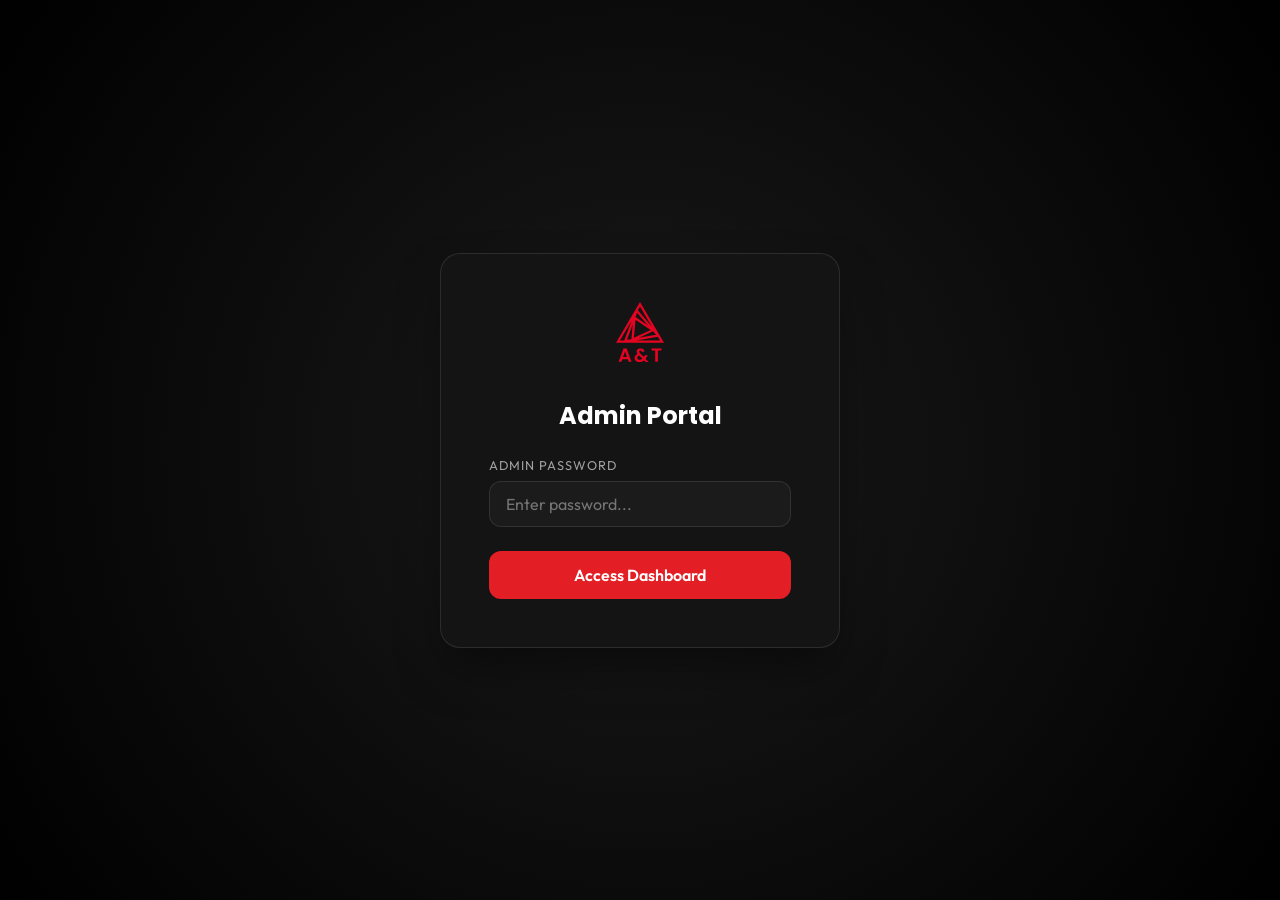
<file: admin-v2.html>
<!DOCTYPE html>
<html lang="en">
<head>
    <meta charset="UTF-8">
    <meta name="viewport" content="width=device-width, initial-scale=1.0">
    <title>A&T | Premium Admin Dashboard</title>
    <link rel="preconnect" href="https://fonts.googleapis.com">
    <link rel="preconnect" href="https://fonts.gstatic.com" crossorigin>
    <link href="https://fonts.googleapis.com/css2?family=Outfit:wght@300;400;600;700&family=Poppins:wght@400;600;700&display=swap" rel="stylesheet">
    <link rel="stylesheet" href="https://cdnjs.cloudflare.com/ajax/libs/font-awesome/6.4.0/css/all.min.css">
    <style>
        :root {
            --bg-deep: #0a0a0a;
            --bg-card: #141414;
            --bg-sidebar: #0f0f0f;
            --accent: #E31E24;
            --text-primary: #ffffff;
            --text-secondary: #a0a0a0;
            --glass: rgba(255, 255, 255, 0.03);
            --border: rgba(255, 255, 255, 0.1);
            --radius: 12px;
            --transition: all 0.3s cubic-bezier(0.4, 0, 0.2, 1);
        }

        * {
            margin: 0;
            padding: 0;
            box-sizing: border-box;
            font-family: 'Outfit', sans-serif;
        }

        body {
            background-color: var(--bg-deep);
            color: var(--text-primary);
            overflow: hidden; /* Main dashboard uses internal scrolling */
            height: 100vh;
        }

        /* --- LOGIN SCREEN --- */
        #login-overlay {
            position: fixed;
            inset: 0;
            background: radial-gradient(circle at center, #1a1a1a 0%, #000 100%);
            display: flex;
            align-items: center;
            justify-content: center;
            z-index: 9999;
            transition: opacity 0.5s ease, visibility 0.5s ease;
        }

        .login-card {
            background: var(--bg-card);
            padding: 3rem;
            border-radius: 20px;
            border: 1px solid var(--border);
            width: 100%;
            max-width: 400px;
            text-align: center;
            box-shadow: 0 25px 50px -12px rgba(0, 0, 0, 0.5);
        }

        .login-card img {
            height: 60px;
            margin-bottom: 2rem;
        }

        .login-card h2 {
            font-family: 'Poppins', sans-serif;
            margin-bottom: 1.5rem;
            font-weight: 700;
        }

        .input-group {
            margin-bottom: 1.5rem;
            text-align: left;
        }

        .input-group label {
            display: block;
            font-size: 0.8rem;
            color: var(--text-secondary);
            margin-bottom: 0.5rem;
            text-transform: uppercase;
            letter-spacing: 1px;
        }

        input {
            width: 100%;
            background: var(--glass);
            border: 1px solid var(--border);
            padding: 12px 16px;
            border-radius: var(--radius);
            color: white;
            font-size: 1rem;
            outline: none;
            transition: var(--transition);
        }

        input:focus {
            border-color: var(--accent);
            background: rgba(227, 30, 36, 0.05);
        }

        .btn-primary {
            width: 100%;
            background: var(--accent);
            color: white;
            border: none;
            padding: 14px;
            border-radius: var(--radius);
            font-weight: 600;
            cursor: pointer;
            transition: var(--transition);
            font-size: 1rem;
        }

        .btn-primary:hover {
            transform: translateY(-2px);
            box-shadow: 0 10px 20px -5px rgba(227, 30, 36, 0.4);
        }

        /* --- DASHBOARD LAYOUT --- */
        #app {
            display: none;
            height: 100vh;
            grid-template-columns: 280px 1fr;
        }

        /* Sidebar */
        aside {
            background: var(--bg-sidebar);
            border-right: 1px solid var(--border);
            display: flex;
            flex-direction: column;
            padding: 2rem 1.5rem;
        }

        .logo-area {
            margin-bottom: 3rem;
        }

        .logo-area img {
            height: 40px;
        }

        nav {
            flex: 1;
        }

        .nav-section {
            margin-bottom: 2rem;
        }

        .nav-section h3 {
            font-size: 0.7rem;
            color: var(--text-secondary);
            text-transform: uppercase;
            letter-spacing: 2px;
            margin-bottom: 1rem;
            padding-left: 0.5rem;
        }

        .nav-item {
            display: flex;
            align-items: center;
            padding: 12px 1rem;
            color: var(--text-secondary);
            text-decoration: none;
            border-radius: var(--radius);
            margin-bottom: 4px;
            transition: var(--transition);
            cursor: pointer;
        }

        .nav-item i {
            width: 20px;
            margin-right: 12px;
            font-size: 1.1rem;
        }

        .nav-item:hover, .nav-item.active {
            background: var(--glass);
            color: var(--text-primary);
        }

        .nav-item.active {
            border-left: 3px solid var(--accent);
            border-radius: 0 var(--radius) var(--radius) 0;
            background: linear-gradient(90deg, rgba(227, 30, 36, 0.1) 0%, transparent 100%);
        }

        .user-profile {
            padding-top: 1rem;
            border-top: 1px solid var(--border);
            display: flex;
            align-items: center;
            gap: 12px;
        }

        /* Main Content */
        main {
            padding: 2.5rem;
            overflow-y: auto;
            background: linear-gradient(135deg, #0a0a0a 0%, #111 100%);
        }

        header {
            display: flex;
            justify-content: space-between;
            align-items: center;
            margin-bottom: 3rem;
        }

        .page-title h1 {
            font-size: 2rem;
            font-weight: 700;
        }

        .header-actions {
            display: flex;
            gap: 1rem;
        }

        .btn-save {
            background: #fff;
            color: #000;
            border: none;
            padding: 10px 24px;
            border-radius: 30px;
            font-weight: 600;
            display: flex;
            align-items: center;
            gap: 8px;
            cursor: pointer;
            transition: var(--transition);
        }

        .btn-save:hover {
            background: var(--accent);
            color: white;
        }

        /* Editor Cards */
        .section-grid {
            display: grid;
            grid-template-columns: repeat(auto-fill, minmax(400px, 1fr));
            gap: 1.5rem;
        }

        .card {
            background: var(--bg-card);
            border: 1px solid var(--border);
            border-radius: 20px;
            padding: 1.5rem;
        }

        .card-header {
            display: flex;
            justify-content: space-between;
            margin-bottom: 1.5rem;
            align-items: flex-start;
        }

        .card-header h4 {
            font-size: 1.2rem;
            color: var(--accent);
        }

        .num-pill {
            background: var(--border);
            padding: 2px 10px;
            border-radius: 20px;
            font-size: 0.8rem;
            font-weight: 600;
        }

        .form-row {
            margin-bottom: 1rem;
        }

        .form-row label {
            display: block;
            font-size: 0.85rem;
            color: var(--text-secondary);
            margin-bottom: 6px;
        }

        /* Media Upload */
        .img-preview-container {
            display: flex;
            flex-wrap: wrap;
            gap: 10px;
            margin: 10px 0;
        }

        .img-thumb {
            width: 80px;
            height: 80px;
            border-radius: 8px;
            object-fit: cover;
            border: 1px solid var(--border);
            position: relative;
            cursor: pointer;
        }
        
        .img-thumb:hover::after {
            content: "\f2ed";
            font-family: "Font Awesome 6 Free";
            font-weight: 900;
            position: absolute;
            inset: 0;
            background: rgba(227, 30, 36, 0.8);
            display: flex;
            align-items: center;
            justify-content: center;
            border-radius: 8px;
            color: white;
        }

        .add-img-btn {
            width: 80px;
            height: 80px;
            border: 2px dashed var(--border);
            border-radius: 8px;
            display: flex;
            align-items: center;
            justify-content: center;
            cursor: pointer;
            color: var(--text-secondary);
            transition: var(--transition);
        }

        .add-img-btn:hover {
            border-color: var(--accent);
            color: var(--accent);
        }

        /* Notifications */
        #status-toast {
            position: fixed;
            bottom: 30px;
            right: 30px;
            padding: 1rem 2rem;
            border-radius: 10px;
            background: #222;
            border: 1px solid var(--border);
            display: none;
            z-index: 10000;
            animation: slideIn 0.3s ease;
        }

        @keyframes slideIn {
            from { transform: translateX(100%); opacity: 0; }
            to { transform: translateX(0); opacity: 1; }
        }

    </style>
</head>
<body>

    <!-- Login Overlay -->
    <div id="login-overlay">
        <div class="login-card">
            <img src="logo.svg" alt="A&T Logo">
            <h2>Admin Portal</h2>
            <div class="input-group">
                <label>Admin Password</label>
                <input type="password" id="admin-pass" placeholder="Enter password...">
            </div>
            <button class="btn-primary" onclick="checkLogin()">Access Dashboard</button>
            <p id="login-err" style="color: var(--accent); margin-top: 1rem; display: none; font-size: 0.9rem;">Incorrect password.</p>
        </div>
    </div>

    <!-- App Container -->
    <div id="app">
        <aside>
            <div class="logo-area">
                <img src="logo.svg" alt="A&T Logo">
            </div>
            
            <nav>
                <div class="nav-section">
                    <h3>Site Management</h3>
                    <div class="nav-item active" onclick="switchTab('homepage', this)">
                        <i class="fa-solid fa-house"></i> Homepage
                    </div>
                </div>

                <div class="nav-section">
                    <h3>Our Portfolio</h3>
                    <div id="service-nav-list">
                        <!-- Dynamic services populated here -->
                    </div>
                </div>

                <div class="nav-section">
                    <h3>Inventory</h3>
                    <div class="nav-item" onclick="switchTab('rentals', this)">
                        <i class="fa-solid fa-couch"></i> Furniture Rentals
                    </div>
                </div>
            </nav>

            <div class="user-profile">
                <div class="num-pill" style="background: var(--accent)">ADMIN</div>
                <span>A&T Management</span>
            </div>
        </aside>

        <main>
            <header>
                <div class="page-title">
                    <p style="color: var(--text-secondary); text-transform: uppercase; font-size: 0.7rem; letter-spacing: 2px;">Managing Content</p>
                    <h1 id="current-view-title">Dashboard Overview</h1>
                </div>
                <div class="header-actions">
                    <div id="github-token-status" class="num-pill" style="margin-right: 10px; background: #333; display: flex; align-items: center; gap: 8px;">
                        <i class="fa-solid fa-key" style="font-size: 0.7rem;"></i> No API Token
                    </div>
                    <button class="btn-save" onclick="saveChanges()">
                        <i class="fa-solid fa-cloud-arrow-up"></i> Save to Website
                    </button>
                </div>
            </header>

            <div id="editor-content">
                <!-- Content injected here -->
                <div style="text-align: center; margin-top: 5rem; color: var(--text-secondary);">
                    <i class="fa-solid fa-spinner fa-spin" style="font-size: 3rem; margin-bottom: 2rem;"></i>
                    <p>Loading application data...</p>
                </div>
            </div>
        </main>
    </div>

    <div id="status-toast"></div>

    <script>
        // --- CONFIGURATION & STATE ---
        const REPO_OWNER = 'a-t-sevices';
        const REPO_NAME = 'a-t-technical';
        let siteData = null;
        let rentalData = null;
        let currentTab = 'homepage';
        let githubToken = localStorage.getItem('at_gh_token') || '';

        // --- AUTH & INITIALIZATION ---
        function checkLogin() {
            const pass = document.getElementById('admin-pass').value;
            // The password requested by the user
            if (pass === 'TamalY15' || pass === 'test') {
                document.getElementById('login-overlay').style.opacity = '0';
                setTimeout(() => {
                    document.getElementById('login-overlay').style.visibility = 'hidden';
                    document.getElementById('app').style.display = 'grid';
                    initApp();
                }, 500);
            } else {
                document.getElementById('login-err').style.display = 'block';
            }
        }

        async function initApp() {
            updateTokenStatus();
            await loadData();
        }

        async function loadData() {
            try {
                // Fetch from the live site first to ensure we have the absolute latest
                const res = await fetch('data.json?t=' + Date.now());
                siteData = await res.json();

                const resRentals = await fetch('rentals.json?t=' + Date.now());
                rentalData = await resRentals.json();

                renderSidebar();
                switchTab('homepage', document.querySelector('.nav-item'));
            } catch (err) {
                console.error("Load error:", err);
                showToast("Failed to load site data. Check GitHub connection.", "error");
            }
        }

        function updateTokenStatus() {
            const statusBox = document.getElementById('github-token-status');
            if (githubToken) {
                statusBox.innerHTML = '<i class="fa-solid fa-check-circle" style="color: #4CAF50;"></i> API Active';
                statusBox.style.background = 'rgba(76, 175, 80, 0.1)';
            } else {
                statusBox.innerHTML = '<i class="fa-solid fa-triangle-exclamation" style="color: #FFC107;"></i> Click to Login to GitHub';
                statusBox.style.cursor = 'pointer';
                statusBox.onclick = promptToken;
            }
        }

        function promptToken() {
            const t = prompt("To enable SAVING, please enter your GitHub Personal Access Token:");
            if (t) {
                githubToken = t;
                localStorage.setItem('at_gh_token', t);
                updateTokenStatus();
                showToast("Connection established!");
            }
        }

        // --- SIDEBAR ---
        function renderSidebar() {
            const container = document.getElementById('service-nav-list');
            container.innerHTML = '';
            
            // Map the 6 main service categories
            const services = [
                { id: 'events', name: 'Events', icon: 'fa-calendar-star' },
                { id: 'exhibitions', name: 'Exhibitions', icon: 'fa-building-columns' },
                { id: 'fitout', name: 'Fitout', icon: 'fa-ruler-combined' },
                { id: 'signages', name: 'Signage', icon: 'fa-sign-hanging' },
                { id: 'branding', name: 'Branding', icon: 'fa-palette' },
                { id: 'manufacturing', name: 'Manufacturing', icon: 'fa-industry' }
            ];

            services.forEach(s => {
                const item = document.createElement('div');
                item.className = 'nav-item';
                item.onclick = (e) => switchTab('service_' + s.id, item);
                item.innerHTML = `<i class="fa-solid ${s.icon}"></i> ${s.name}`;
                container.appendChild(item);
            });
        }

        function switchTab(tab, el) {
            document.querySelectorAll('.nav-item').forEach(i => i.classList.remove('active'));
            el.classList.add('active');
            currentTab = tab;

            const content = document.getElementById('editor-content');
            content.innerHTML = ''; // Clear

            if (tab === 'homepage') {
                renderHomepageEditor();
            } else if (tab === 'rentals') {
                renderRentalsEditor();
            } else if (tab.startsWith('service_')) {
                renderServiceEditor(tab.split('_')[1]);
            }
        }

        // --- EDITOR MODULES ---

        function renderHomepageEditor() {
            document.getElementById('current-view-title').innerText = 'Homepage Global Content';
            const container = document.getElementById('editor-content');
            
            container.innerHTML = `
                <div class="card">
                    <h4>Main Hero Section</h4>
                    <div class="form-row">
                        <label>Main Slogan (Large Text)</label>
                        <input type="text" value="${siteData.hero?.title || 'Dubai to the World'}" oninput="siteData.hero.title = this.value">
                    </div>
                    <div class="form-row">
                        <label>Sub-tagline</label>
                        <input type="text" value="${siteData.hero?.tagline || 'Design. Production. Execution.'}" oninput="siteData.hero.tagline = this.value">
                    </div>
                </div>
                
                <div class="card" style="margin-top: 2rem;">
                    <h4>About Snippet (Homepage)</h4>
                    <div class="form-row">
                        <label>Heading</label>
                        <input type="text" value="${siteData.about_snippet?.title || 'Precision in Every Detail'}" oninput="siteData.about_snippet.title = this.value">
                    </div>
                    <div class="form-row">
                        <label>Content Text</label>
                        <textarea style="width:100%; height:100px; background:var(--glass); border:1px solid var(--border); color:white; border-radius:8px; padding:10px;" oninput="siteData.about_snippet.text = this.value">${siteData.about_snippet?.text || ''}</textarea>
                    </div>
                </div>
            `;
        }

        function renderServiceEditor(key) {
            const service = siteData[key];
            if (!service) return;
            document.getElementById('current-view-title').innerText = `${service.title} Portfolio`;
            const container = document.getElementById('editor-content');
            
            let html = `
                <div class="card" style="margin-bottom: 2rem; border-left: 4px solid var(--accent);">
                    <h4>${service.title} Category Settings</h4>
                    <div class="form-row">
                        <label>Section Tagline</label>
                        <input type="text" value="${service.tagline}" oninput="siteData['${key}'].tagline = this.value">
                    </div>
                </div>
                <div class="section-grid">
            `;

            service.projects.forEach((p, idx) => {
                html += `
                    <div class="card">
                        <div class="card-header">
                            <h4>Project ${idx + 1}: ${p.title}</h4>
                            <span class="num-pill">ID: ${p.id}</span>
                        </div>
                        <div class="form-row">
                            <label>Project Title</label>
                            <input type="text" value="${p.title}" oninput="siteData['${key}'].projects[${idx}].title = this.value">
                        </div>
                        <div class="form-row">
                            <label>Location</label>
                            <input type="text" value="${p.location}" oninput="siteData['${key}'].projects[${idx}].location = this.value">
                        </div>
                        <div class="form-row">
                            <label>Year</label>
                            <input type="text" value="${p.year}" oninput="siteData['${key}'].projects[${idx}].year = this.value">
                        </div>
                        <div class="form-row">
                            <label>Gallery (Click to Remove Image)</label>
                            <div class="img-preview-container">
                                ${p.gallery.map((img, i) => `
                                    <div class="img-thumb-wrap" style="position:relative; display:inline-block;">
                                        <img src="${img}" class="img-thumb" onclick="removeImage('${key}', ${idx}, ${i})">
                                    </div>
                                `).join('')}
                                <div class="add-img-btn" onclick="addImage('${key}', ${idx})"><i class="fa-solid fa-plus"></i></div>
                            </div>
                        </div>
                    </div>
                `;
            });

            html += `</div>`;
            container.innerHTML = html;
        }

        function renderRentalsEditor() {
            document.getElementById('current-view-title').innerText = 'Furniture Inventory';
            const container = document.getElementById('editor-content');
            
            let listHtml = rentalData.products.map((p, idx) => `
                <div class="card">
                     <div class="card-header">
                        <h4>Product: ${p.name}</h4>
                        <button onclick="removeRental(${idx})" style="background: none; border: none; color: #666; cursor: pointer;"><i class="fa-solid fa-trash"></i></button>
                    </div>
                    <div class="form-row">
                        <label>Name</label>
                        <input type="text" value="${p.name}" oninput="rentalData.products[${idx}].name = this.value">
                    </div>
                     <div class="form-row">
                        <label>Category</label>
                        <select onchange="rentalData.products[${idx}].category = this.value" style="width:100%; background:var(--glass); border:1px solid var(--border); color:white; padding:10px; border-radius:8px;">
                            ${['chairs', 'sofas', 'barstools', 'tables', 'office', 'devices', 'another items'].map(c => `<option value="${c}" ${p.category === c ? 'selected' : ''}>${c}</option>`).join('')}
                        </select>
                    </div>
                    <div class="form-row">
                        <label>Image URL</label>
                        <input type="text" value="${p.img}" oninput="rentalData.products[${idx}].img = this.value">
                    </div>
                    <img src="${p.img}" style="width: 100%; height: 120px; object-fit: cover; border-radius: 10px; margin-top: 10px; border: 1px solid var(--border);">
                </div>
            `).join('');

            container.innerHTML = `
                <div style="margin-bottom: 2rem;">
                    <button class="btn-primary" style="width: auto; padding: 10px 24px;" onclick="addRental()">+ Add New Product</button>
                </div>
                <div class="section-grid">${listHtml}</div>
            `;
        }

        // --- SUB-EDITING LOGIC ---
        function removeImage(section, pIdx, iIdx) {
            if(confirm("Remove this image?")) {
                siteData[section].projects[pIdx].gallery.splice(iIdx, 1);
                renderServiceEditor(section);
            }
        }

        function addImage(section, pIdx) {
            const url = prompt("Enter Image URL:");
            if(url) {
                siteData[section].projects[pIdx].gallery.push(url);
                renderServiceEditor(section);
            }
        }

        function removeRental(idx) {
            if(confirm("Delete this product?")) {
                rentalData.products.splice(idx, 1);
                renderRentalsEditor();
            }
        }

        function addRental() {
            const name = prompt("Product Name?");
            if(name) {
                rentalData.products.unshift({
                    id: 'new_' + Date.now(),
                    name: name,
                    category: 'chairs',
                    availability: 'available',
                    img: 'https://images.unsplash.com/photo-1592078615290-033ee584e267?w=800',
                    tags: []
                });
                renderRentalsEditor();
            }
        }

        // --- GITHUB SYNC LOGIC ---

        async function saveChanges() {
            if (!githubToken) {
                alert("Please click the 'No API Token' box to connect to GitHub first.");
                return;
            }

            const btn = document.querySelector('.btn-save');
            const originalContent = btn.innerHTML;
            btn.innerHTML = '<i class="fa-solid fa-spinner fa-spin"></i> Committing...';
            btn.disabled = true;

            try {
                // Determine which file to update based on current view or just do all
                await commitFile('data.json', siteData);
                await commitFile('rentals.json', rentalData);
                
                showToast("All changes pushed to live site!", "success");
            } catch (err) {
                console.error(err);
                showToast("Sync Failed: " + err.message, "error");
            } finally {
                btn.innerHTML = originalContent;
                btn.disabled = false;
            }
        }

        async function commitFile(path, data) {
            // 1. Get current file SHA
            const getRes = await fetch(`https://api.github.com/repos/${REPO_OWNER}/${REPO_NAME}/contents/${path}`, {
                headers: { 'Authorization': `token ${githubToken}` }
            });
            const fileMeta = await getRes.json();
            
            // 2. Commit Update
            const putRes = await fetch(`https://api.github.com/repos/${REPO_OWNER}/${REPO_NAME}/contents/${path}`, {
                method: 'PUT',
                headers: {
                    'Authorization': `token ${githubToken}`,
                    'Content-Type': 'application/json',
                },
                body: JSON.stringify({
                    message: `CMS Update: ${new Date().toLocaleString()}`,
                    content: btoa(unescape(encodeURIComponent(JSON.stringify(data, null, 4)))),
                    sha: fileMeta.sha
                })
            });

            if (!putRes.ok) throw new Error(`GitHub Error: ${putRes.statusText}`);
        }

        function showToast(msg, type = 'success') {
            const t = document.getElementById('status-toast');
            t.innerText = msg;
            t.style.borderLeft = `5px solid ${type === 'success' ? '#4CAF50' : '#E31E24'}`;
            t.style.display = 'block';
            t.style.background = '#1a1a1a';
            t.style.color = '#fff';
            t.style.boxShadow = '0 10px 30px rgba(0,0,0,0.5)';
            setTimeout(() => { t.style.display = 'none'; }, 4000);
        }

    </script>
</body>
</html>
</body>
</html>
</file>
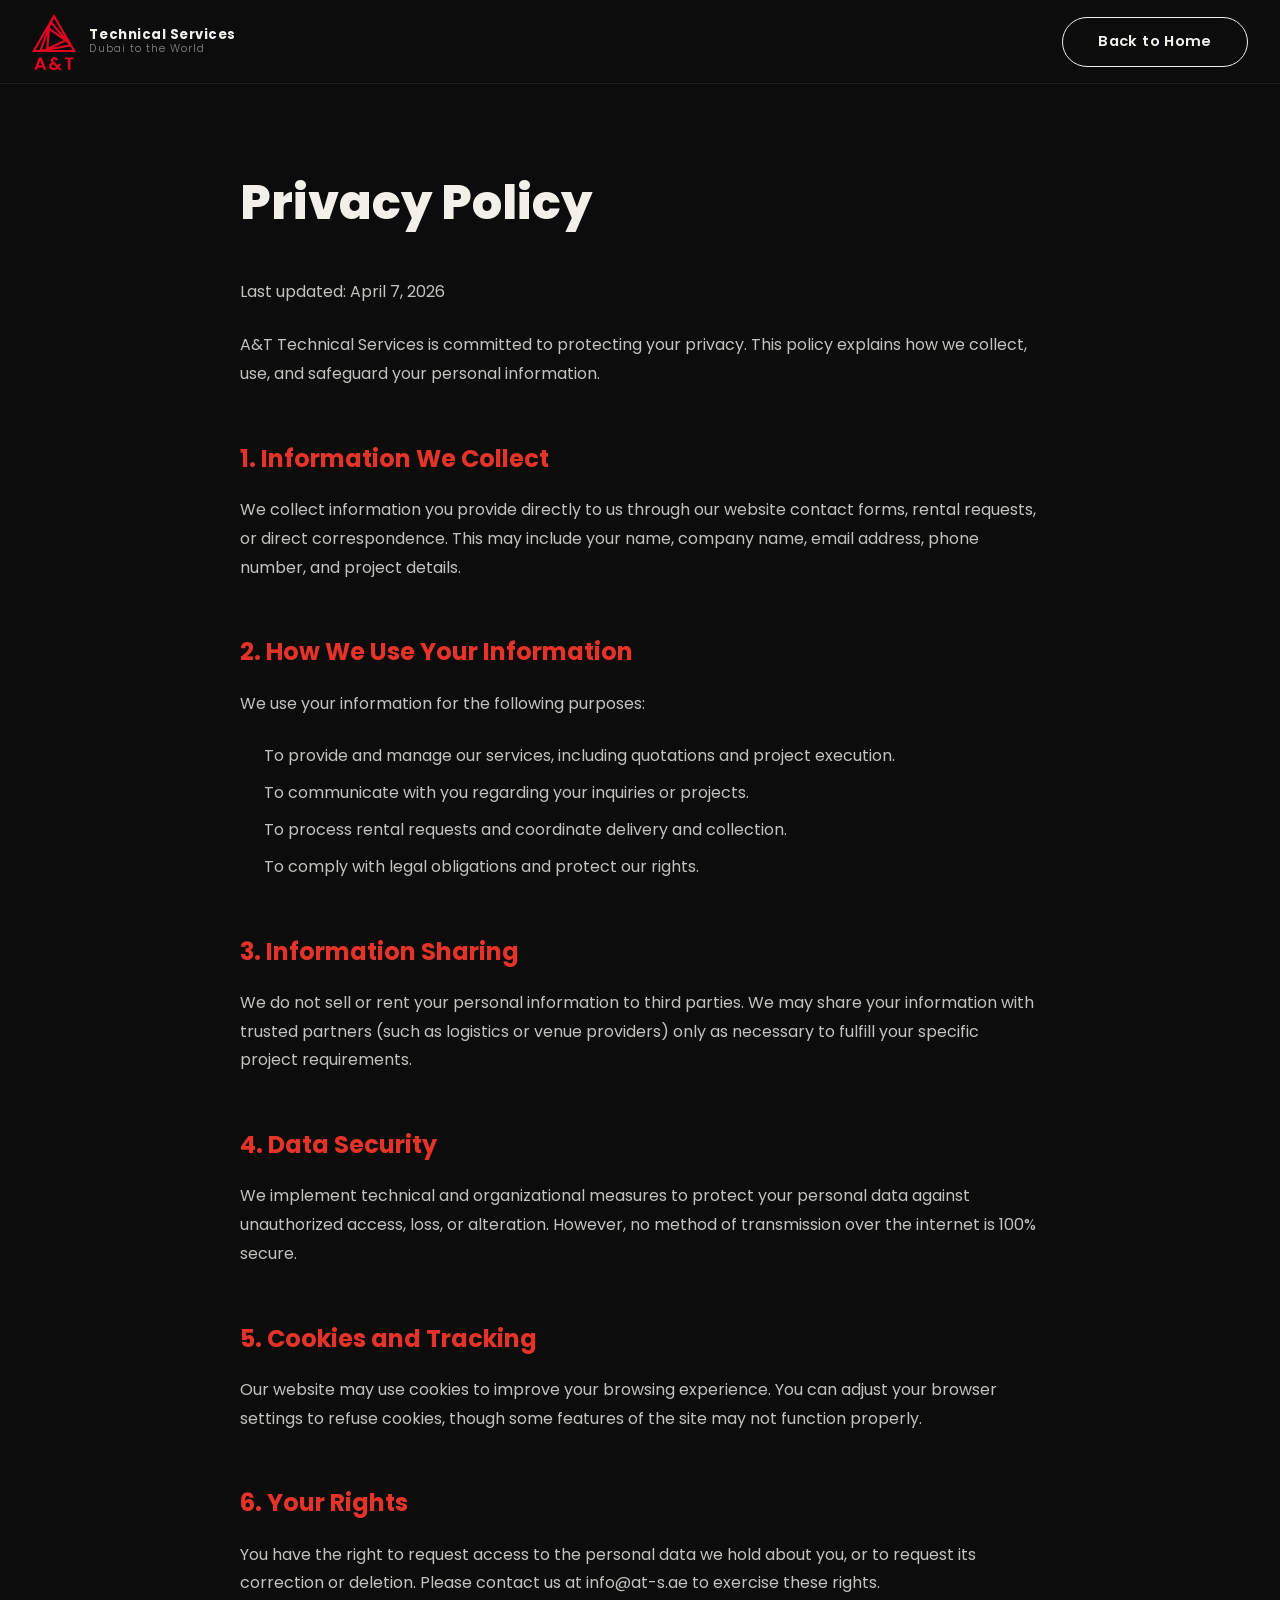
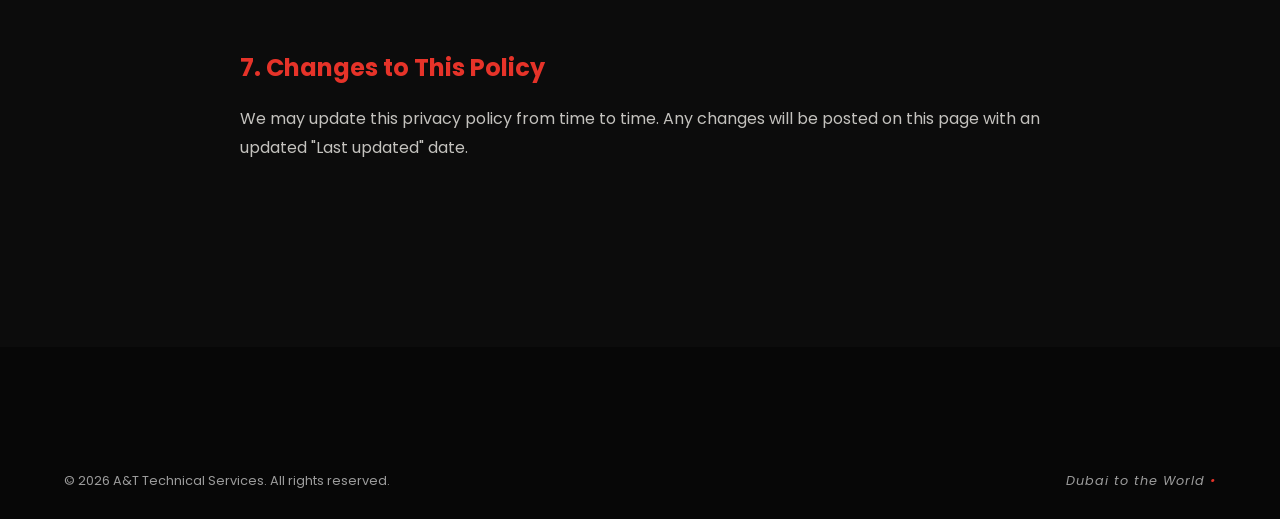
<file: policy.html>
<!DOCTYPE html>
<html lang="en" dir="ltr">
<head>
    <meta charset="UTF-8"/>
    <meta name="viewport" content="width=device-width, initial-scale=1.0"/>
    <title>Privacy Policy | A&T Technical Services</title>
    <link rel="icon" type="image/svg+xml" href="favicon.svg">
    <link rel="preconnect" href="https://fonts.googleapis.com">
    <link rel="preconnect" href="https://fonts.gstatic.com" crossorigin>
    <link href="https://fonts.googleapis.com/css2?family=Poppins:ital,wght@0,300;0,400;0,500;0,600;0,700;0,800;0,900;1,300&display=swap" rel="stylesheet">
    <link rel="stylesheet" href="https://cdnjs.cloudflare.com/ajax/libs/font-awesome/6.5.0/css/all.min.css">
    <link rel="stylesheet" href="styles.css">
    <style>
        .legal-page { padding: 10rem 0; background: var(--bg); }
        .legal-content { max-width: 800px; margin: 0 auto; line-height: 1.8; color: var(--text); }
        .legal-content h1 { font-size: 3rem; margin-bottom: 2rem; font-weight: 800; }
        .legal-content h2 { font-size: 1.5rem; margin-top: 3rem; margin-bottom: 1rem; color: var(--red); font-weight: 700; }
        .legal-content p { margin-bottom: 1.5rem; opacity: 0.8; }
        .legal-content ul { margin-bottom: 1.5rem; padding-left: 1.5rem; opacity: 0.8; }
        .legal-content li { margin-bottom: 0.5rem; }
    </style>
</head>
<body class="dark-mode" id="body">
    <!-- Header -->
    <header class="site-header solid">
        <div class="header-wrap">
            <a href="index.html" class="logo">
                <img src="logo.svg" alt="A&T Logo" style="height: 56px;">
                <div class="logo-text">
                    <span class="logo-name">Technical Services</span>
                    <span class="logo-tag">Dubai to the World</span>
                </div>
            </a>
            <div class="header-right">
                <a href="index.html" class="btn-pill btn-outline">Back to Home</a>
            </div>
        </div>
    </header>

    <main class="legal-page">
        <div class="wrap">
            <div class="legal-content">
                <h1>Privacy Policy</h1>
                <p>Last updated: April 7, 2026</p>
                <p>A&T Technical Services is committed to protecting your privacy. This policy explains how we collect, use, and safeguard your personal information.</p>

                <h2>1. Information We Collect</h2>
                <p>We collect information you provide directly to us through our website contact forms, rental requests, or direct correspondence. This may include your name, company name, email address, phone number, and project details.</p>

                <h2>2. How We Use Your Information</h2>
                <p>We use your information for the following purposes:</p>
                <ul>
                    <li>To provide and manage our services, including quotations and project execution.</li>
                    <li>To communicate with you regarding your inquiries or projects.</li>
                    <li>To process rental requests and coordinate delivery and collection.</li>
                    <li>To comply with legal obligations and protect our rights.</li>
                </ul>

                <h2>3. Information Sharing</h2>
                <p>We do not sell or rent your personal information to third parties. We may share your information with trusted partners (such as logistics or venue providers) only as necessary to fulfill your specific project requirements.</p>

                <h2>4. Data Security</h2>
                <p>We implement technical and organizational measures to protect your personal data against unauthorized access, loss, or alteration. However, no method of transmission over the internet is 100% secure.</p>

                <h2>5. Cookies and Tracking</h2>
                <p>Our website may use cookies to improve your browsing experience. You can adjust your browser settings to refuse cookies, though some features of the site may not function properly.</p>

                <h2>6. Your Rights</h2>
                <p>You have the right to request access to the personal data we hold about you, or to request its correction or deletion. Please contact us at info@at-s.ae to exercise these rights.</p>

                <h2>7. Changes to This Policy</h2>
                <p>We may update this privacy policy from time to time. Any changes will be posted on this page with an updated "Last updated" date.</p>
            </div>
        </div>
    </main>

    <!-- Footer -->
    <footer class="site-footer">
        <div class="wrap footer-bar">
            <p>&copy; 2026 A&T Technical Services. All rights reserved.</p>
            <p class="footer-motto">Dubai to the World <span class="red">•</span></p>
        </div>
    </footer>
</body>
</html>
</file>
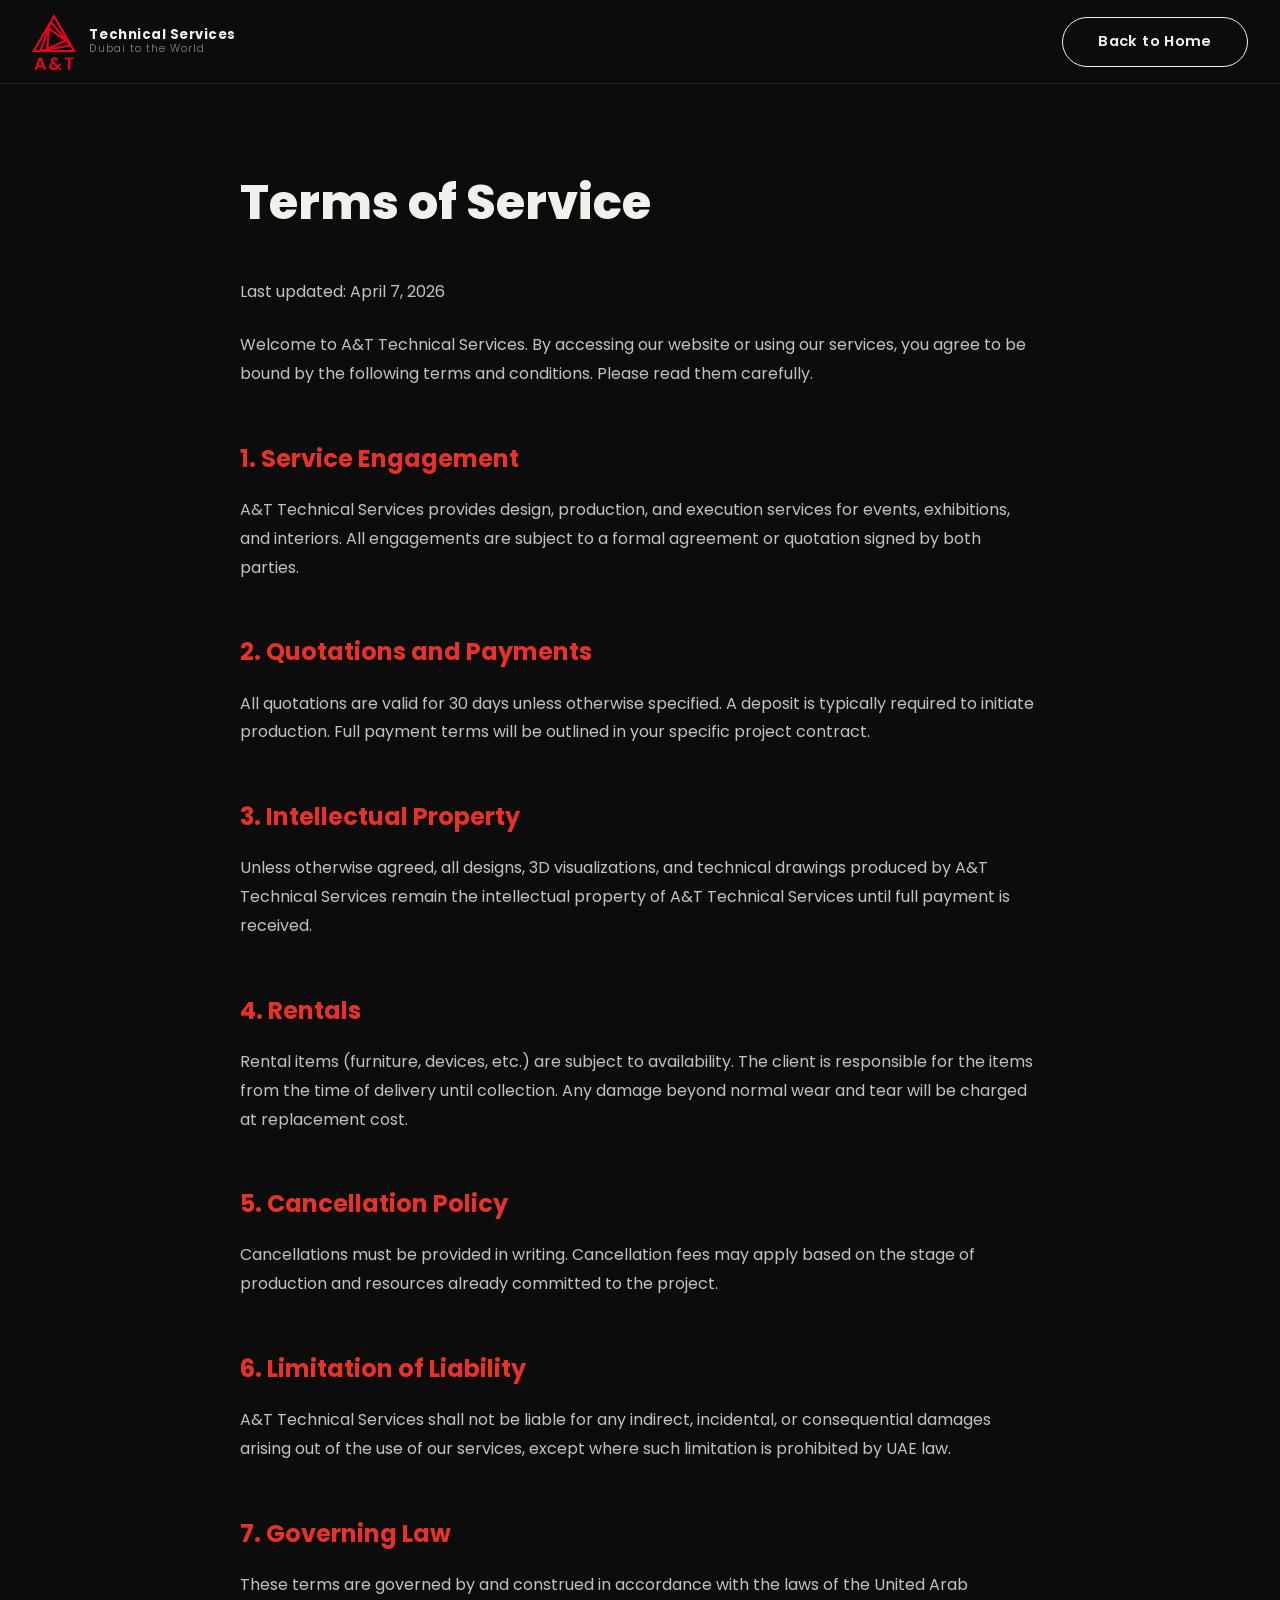
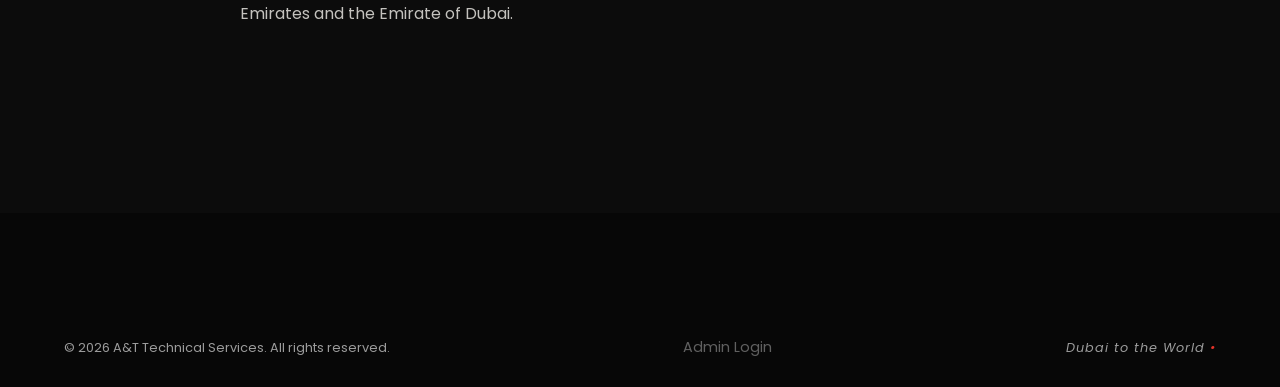
<file: terms.html>
<!DOCTYPE html>
<html lang="en" dir="ltr">
<head>
    <meta charset="UTF-8"/>
    <meta name="viewport" content="width=device-width, initial-scale=1.0"/>
    <title>Terms of Service | A&T Technical Services</title>
    <link rel="icon" type="image/svg+xml" href="favicon.svg">
    <link rel="preconnect" href="https://fonts.googleapis.com">
    <link rel="preconnect" href="https://fonts.gstatic.com" crossorigin>
    <link href="https://fonts.googleapis.com/css2?family=Poppins:ital,wght@0,300;0,400;0,500;0,600;0,700;0,800;0,900;1,300&display=swap" rel="stylesheet">
    <link rel="stylesheet" href="https://cdnjs.cloudflare.com/ajax/libs/font-awesome/6.5.0/css/all.min.css">
    <link rel="stylesheet" href="styles.css">
    <style>
        .legal-page { padding: 10rem 0; background: var(--bg); }
        .legal-content { max-width: 800px; margin: 0 auto; line-height: 1.8; color: var(--text); }
        .legal-content h1 { font-size: 3rem; margin-bottom: 2rem; font-weight: 800; }
        .legal-content h2 { font-size: 1.5rem; margin-top: 3rem; margin-bottom: 1rem; color: var(--red); font-weight: 700; }
        .legal-content p { margin-bottom: 1.5rem; opacity: 0.8; }
        .legal-content ul { margin-bottom: 1.5rem; padding-left: 1.5rem; opacity: 0.8; }
        .legal-content li { margin-bottom: 0.5rem; }
    </style>
</head>
<body class="dark-mode" id="body">
    <!-- Header -->
    <header class="site-header solid">
        <div class="header-wrap">
            <a href="index.html" class="logo">
                <img src="logo.svg" alt="A&T Logo" style="height: 56px;">
                <div class="logo-text">
                    <span class="logo-name">Technical Services</span>
                    <span class="logo-tag">Dubai to the World</span>
                </div>
            </a>
            <div class="header-right">
                <a href="index.html" class="btn-pill btn-outline">Back to Home</a>
            </div>
        </div>
    </header>

    <main class="legal-page">
        <div class="wrap">
            <div class="legal-content">
                <h1>Terms of Service</h1>
                <p>Last updated: April 7, 2026</p>
                <p>Welcome to A&T Technical Services. By accessing our website or using our services, you agree to be bound by the following terms and conditions. Please read them carefully.</p>

                <h2>1. Service Engagement</h2>
                <p>A&T Technical Services provides design, production, and execution services for events, exhibitions, and interiors. All engagements are subject to a formal agreement or quotation signed by both parties.</p>

                <h2>2. Quotations and Payments</h2>
                <p>All quotations are valid for 30 days unless otherwise specified. A deposit is typically required to initiate production. Full payment terms will be outlined in your specific project contract.</p>

                <h2>3. Intellectual Property</h2>
                <p>Unless otherwise agreed, all designs, 3D visualizations, and technical drawings produced by A&T Technical Services remain the intellectual property of A&T Technical Services until full payment is received.</p>

                <h2>4. Rentals</h2>
                <p>Rental items (furniture, devices, etc.) are subject to availability. The client is responsible for the items from the time of delivery until collection. Any damage beyond normal wear and tear will be charged at replacement cost.</p>

                <h2>5. Cancellation Policy</h2>
                <p>Cancellations must be provided in writing. Cancellation fees may apply based on the stage of production and resources already committed to the project.</p>

                <h2>6. Limitation of Liability</h2>
                <p>A&T Technical Services shall not be liable for any indirect, incidental, or consequential damages arising out of the use of our services, except where such limitation is prohibited by UAE law.</p>

                <h2>7. Governing Law</h2>
                <p>These terms are governed by and construed in accordance with the laws of the United Arab Emirates and the Emirate of Dubai.</p>
            </div>
        </div>
    </main>

    <!-- Footer -->
    <footer class="site-footer">
        <div class="wrap footer-bar">
            <p>&copy; 2026 A&T Technical Services. All rights reserved.</p>
            <div class="footer-links" style="display:flex; gap: 20px;">
                <a href="admin-v2.html" style="color: inherit; opacity: 0.6; font-size: 0.9rem;">Admin Login</a>
            </div>
            <p class="footer-motto">Dubai to the World <span class="red">•</span></p>
        </div>
    </footer>
</body>
</html>
</file>
<file: styles.css>
/* ============================================================
   A&T Technical Services — NEW Design System v2
   Direction: Bold editorial · dark-first · precise & premium
   ============================================================ */

@import url('https://fonts.googleapis.com/css2?family=Poppins:ital,wght@0,200;0,300;0,400;0,500;0,600;0,700;0,800;0,900;1,200;1,300&display=swap');

/* ---- Reset ---- */
*, *::before, *::after { margin: 0; padding: 0; box-sizing: border-box; }
html { scroll-behavior: smooth; font-size: 16px; }
img, video { display: block; max-width: 100%; }
a { text-decoration: none; color: inherit; }
ul { list-style: none; }
button { font-family: inherit; cursor: pointer; border: none; background: none; }

/* ============================================================
   TOKENS
   ============================================================ */
:root {
    --red:   #e63329;
    --red-d: #bf2620;
    --ease:  cubic-bezier(0.22, 1, 0.36, 1);
    --fast:  0.22s;
    --med:   0.4s;
    --slow:  0.7s;
}

/* DARK MODE (default) */
body.dark-mode {
    --bg:        #0c0c0c;
    --bg2:       #141414;
    --bg3:       #1a1a1a;
    --text:      #f2f0eb;
    --muted:     #888880;
    --border:    rgba(255,255,255,0.08);
    --glass-bg:  rgba(255,255,255,0.05);
    --glass-bdr: rgba(255,255,255,0.10);
    --input-bg:  rgba(255,255,255,0.07);
    --input-bdr: rgba(255,255,255,0.12);
    --footer-bg: #070707;
    --header-bg-rgb: 0,0,0;
    --red-rgb: 230, 51, 41;
}

/* LIGHT MODE */
body.light-mode {
    --bg: #ffffff;
    --bg2: #f8f8f8;
    --text: #111111;
    --muted: #666666;
    --border: #eeeeee;
    --glass-bg: rgba(255, 255, 255, 0.7);
    --glass-bdr: rgba(0, 0, 0, 0.05);
    --header-bg-rgb: 255,255,255;
    --red-rgb: 212, 19, 41;
}

/* Base */
body {
    font-family: 'Poppins', sans-serif;
    background: var(--bg);
    color: var(--text);
    -webkit-font-smoothing: antialiased;
    overflow-x: hidden;
    transition: background var(--med) var(--ease), color var(--med) var(--ease);
    cursor: none; /* Use custom cursor */
}

/* ---- ALL HEADINGS: Poppins Bold ---- */
h1, h2, h3, h4, h5, h6 {
    font-family: 'Poppins', sans-serif;
    font-weight: 700;
}

/* ============================================================
   CUSTOM CURSOR
   ============================================================ */
.cursor {
    position: fixed;
    width: 10px; height: 10px;
    background: var(--red);
    border-radius: 50%;
    pointer-events: none;
    z-index: 9999;
    transform: translate(-50%, -50%);
    transition: width 0.2s, height 0.2s, background 0.2s;
}

.cursor-follower {
    position: fixed;
    width: 36px; height: 36px;
    border: 1.5px solid var(--red);
    border-radius: 50%;
    pointer-events: none;
    z-index: 9998;
    transform: translate(-50%, -50%);
    transition: transform 0.12s var(--ease), width 0.3s, height 0.3s, opacity 0.3s;
    opacity: 0.5;
}

body.cursor-hovered .cursor { width: 16px; height: 16px; background: var(--red); }
body.cursor-hovered .cursor-follower { width: 52px; height: 52px; opacity: 0.25; }

@media (hover: none) {
    .cursor, .cursor-follower { display: none; }
    body { cursor: auto; }
}

/* ============================================================
   LAYOUT HELPER
   ============================================================ */
.wrap {
    max-width: 1360px;
    margin: 0 auto;
    padding: 0 5%;
}

/* ============================================================
   GLASS CARD
   ============================================================ */
.glass-card {
    background: var(--glass-bg);
    backdrop-filter: blur(24px) saturate(180%);
    -webkit-backdrop-filter: blur(24px) saturate(180%);
    border: 1px solid var(--glass-bdr);
}

/* ============================================================
   BUTTONS — pill shaped (border-radius: 9999px)
   ============================================================ */
.btn-pill {
    display: inline-flex;
    align-items: center;
    gap: 0.55rem;
    padding: 0.85rem 2.2rem;
    border-radius: 9999px;
    font-size: 0.92rem;
    font-weight: 600;
    letter-spacing: 0.025em;
    border: none;
    cursor: pointer;
    transition:
        background var(--fast) var(--ease),
        color var(--fast) var(--ease),
        transform var(--fast) var(--ease),
        box-shadow var(--fast) var(--ease);
    white-space: nowrap;
}

.btn-pill:hover  { transform: translateY(-3px); }
.btn-pill:active { transform: translateY(-1px); }

/* Red pill */
.btn-red {
    background: var(--red);
    color: #fff;
}
.btn-red:hover { background: var(--red-d); box-shadow: 0 14px 30px rgba(230,51,41,0.4); }

/* White/light pill */
.btn-white {
    background: #fff;
    color: #111;
}
.btn-white:hover { background: #f0f0f0; box-shadow: 0 14px 30px rgba(255,255,255,0.2); }

/* Outline pill */
.btn-outline {
    background: transparent;
    color: var(--text);
    border: 1.5px solid var(--text);
}
.btn-outline:hover { background: var(--red); border-color: var(--red); color: #fff; box-shadow: 0 14px 30px rgba(230,51,41,0.35); }

.btn-lg  { padding: 1.1rem 2.8rem; font-size: 1rem; }
.btn-full { width: 100%; justify-content: center; }

/* ============================================================
   SECTION LABELS
   ============================================================ */
.sec-label {
    display: flex;
    align-items: center;
    gap: 0.7rem;
    font-size: 0.75rem;
    font-weight: 700;
    letter-spacing: 0.2em;
    text-transform: uppercase;
    color: var(--red);
    margin-bottom: 1.2rem;
}
.sec-label span {
    display: inline-block;
    width: 28px; height: 2px;
    background: var(--red);
    border-radius: 9999px;
}

/* ============================================================
   SCROLL REVEAL
   ============================================================ */
[data-reveal] {
    opacity: 0;
    transform: translateY(36px);
    transition: opacity var(--slow) var(--ease), transform var(--slow) var(--ease);
    transition-delay: var(--delay, 0ms);
}
[data-reveal].visible { opacity: 1; transform: none; }

/* ============================================================
   HEADER
   ============================================================ */
.site-header {
    position: fixed;
    inset: 0 0 auto;
    z-index: 800;
    transition: background var(--med) var(--ease), border-color var(--med), backdrop-filter var(--med), color var(--med);
    border-bottom: 1px solid transparent;
    background: rgba(var(--header-bg-rgb, 0,0,0), 0.7);
    backdrop-filter: blur(12px) saturate(160%);
    -webkit-backdrop-filter: blur(12px) saturate(160%);
}

/* Homepage — Dark video is underlying header. We need white text @ top */
.header-at-top .site-header {
    color: #ffffff !important;
}
.header-at-top .site-header .nav-item {
    color: #ffffff !important;
    opacity: 0.9;
}
.header-at-top .site-header .logo-name {
    color: #ffffff !important;
}
.header-at-top .site-header .logo-tag {
    color: rgba(255,255,255,0.7) !important;
}
.header-at-top .site-header .hdr-btn {
    color: #ffffff !important;
}

.site-header.solid {
    background: var(--bg);
    border-color: var(--border);
    backdrop-filter: none;
    -webkit-backdrop-filter: none;
}

.header-wrap {
    width: 100%;
    max-width: 100%;
    margin: 0;
    padding: 1.25rem 2rem;
    display: flex;
    align-items: center;
    justify-content: space-between;
    gap: 2rem;
    transition: padding var(--med) var(--ease);
}
.header-right {
    display: flex;
    align-items: center;
    gap: 1rem;
    margin-left: auto; /* Push to the very right */
}
.site-header.solid .header-wrap { padding-top: 0.85rem; padding-bottom: 0.85rem; }

/* Logo */
.logo {
    display: flex;
    align-items: center;
    gap: 0.85rem;
    flex-shrink: 0;
}
.logo svg rect { transition: fill var(--fast); }
.logo:hover svg rect { fill: var(--red-d); }

.logo-text {
    display: flex;
    flex-direction: column;
    line-height: 1.2;
}
.logo-name { font-size: 0.82rem; font-weight: 700; letter-spacing: 0.04em; }
.logo-tag  { font-size: 0.66rem; font-weight: 300; color: var(--muted); letter-spacing: 0.1em; }

/* Desktop CTA */
.desktop-cta { font-size: 0.78rem; padding: 0.6rem 1.4rem; letter-spacing: 0.04em; }

/* Desktop Nav */
.desktop-nav {
    display: flex;
    align-items: center;
    gap: 1.6rem;
    position: absolute;
    left: 50%;
    transform: translateX(-50%);
}

.nav-item {
    font-size: 0.78rem;
    font-weight: 500;
    color: var(--text);
    opacity: 0.75;
    transition: opacity var(--fast), color var(--fast);
    position: relative;
    display: flex;
    align-items: center;
    gap: 0.3rem;
    background: none;
    border: none;
    padding: 0.3rem 0;
    font-family: inherit;
    letter-spacing: 0.03em;
    text-transform: uppercase;
}
.nav-item:hover { opacity: 1; color: var(--text); }
.nav-item::after {
    content: '';
    position: absolute;
    bottom: -2px; left: 0;
    width: 0; height: 1.5px;
    background: var(--red);
    transition: width var(--fast) var(--ease);
}
.nav-item:hover::after { width: 100%; }

/* Dropdown */
.nav-dropdown { position: relative; }
.drop-trigger .fa-angle-down { transition: transform var(--fast) var(--ease); font-size: 0.75rem; }
.nav-dropdown:hover .fa-angle-down,
.nav-dropdown:focus-within .fa-angle-down { transform: rotate(180deg); }

.drop-menu {
    position: absolute;
    top: calc(100% + 14px);
    left: 50%;
    transform: translateX(-50%) translateY(8px);
    min-width: 180px;
    background: var(--bg2);
    border: 1px solid var(--border);
    border-radius: 16px;
    padding: 0.5rem;
    opacity: 0;
    pointer-events: none;
    transition: opacity var(--fast) var(--ease), transform var(--fast) var(--ease);
    z-index: 200;
    box-shadow: 0 16px 40px rgba(0,0,0,0.25);
}
.nav-dropdown:hover .drop-menu,
.nav-dropdown:focus-within .drop-menu {
    opacity: 1;
    pointer-events: auto;
    transform: translateX(-50%) translateY(0);
}

.drop-menu li a {
    display: flex;
    align-items: center;
    gap: 0.75rem;
    padding: 0.8rem 1.1rem;
    border-radius: 10px;
    font-size: 0.88rem;
    font-weight: 500;
    color: var(--text);
    opacity: 0.8;
    transition: background var(--fast), opacity var(--fast), color var(--fast);
}
.drop-menu li a:hover { background: rgba(230,51,41,0.1); opacity: 1; color: var(--red); }
.drop-menu li a i { color: var(--red); width: 16px; text-align: center; }

/* Header right */
.header-right {
    display: flex;
    align-items: center;
    gap: 1rem;
    flex-shrink: 0;
}

.hdr-btn {
    display: flex;
    align-items: center;
    gap: 0.4rem;
    color: var(--text);
    opacity: 0.7;
    font-size: 0.88rem;
    font-weight: 500;
    transition: opacity var(--fast), color var(--fast);
    padding: 0.4rem;
}
.hdr-btn:hover { opacity: 1; color: var(--red); }

/* Burger */
.burger {
    display: none;
    color: var(--text);
    font-size: 1.35rem;
    padding: 0.4rem;
    transition: color var(--fast);
}
.burger:hover { color: var(--red); }

/* ============================================================
   DRAWER (mobile)
   ============================================================ */
.drawer {
    position: fixed;
    top: 0; right: -100%;
    width: min(400px, 90vw);
    height: 100%;
    background: var(--bg2);
    border-left: 1px solid var(--border);
    z-index: 1000;
    display: flex;
    flex-direction: column;
    padding: 5.5rem 2.5rem 3rem;
    gap: 2.5rem;
    transition: right 0.45s var(--ease);
    overflow-y: auto;
}
.drawer.open { right: 0; }

[dir="rtl"] .drawer { right: auto; left: -100%; border-right: 1px solid var(--border); border-left: none; }
[dir="rtl"] .drawer.open { left: 0; }

.drawer-close {
    position: absolute;
    top: 1.5rem; right: 1.5rem;
    color: var(--text);
    font-size: 1.5rem;
    opacity: 0.6;
    transition: opacity var(--fast), color var(--fast);
}
.drawer-close:hover { opacity: 1; color: var(--red); }
[dir="rtl"] .drawer-close { right: auto; left: 1.5rem; }

.drawer-nav { display: flex; flex-direction: column; flex: 1; }

.drawer-link {
    display: flex;
    align-items: center;
    justify-content: space-between;
    padding: 1.1rem 0;
    font-size: 1.1rem;
    font-weight: 600;
    color: var(--text);
    border-bottom: 1px solid var(--border);
    width: 100%;
    text-align: left;
    transition: color var(--fast);
}
.drawer-link:hover { color: var(--red); }

.drag-angle { transition: transform var(--fast) var(--ease); font-size: 0.8rem; color: var(--muted); }
.drawer-acc-trigger.open .drag-angle { transform: rotate(180deg); }

.drawer-acc-body {
    max-height: 0;
    overflow: hidden;
    transition: max-height 0.4s var(--ease);
}
.drawer-acc-body.open { max-height: 300px; }

.drawer-sub {
    display: flex;
    align-items: center;
    gap: 0.8rem;
    padding: 0.75rem 1.2rem;
    font-size: 0.95rem;
    color: var(--muted);
    transition: color var(--fast);
}
.drawer-sub:hover { color: var(--red); }
.drawer-sub i { color: var(--red); }

.drawer-cta { width: 100%; justify-content: center; }

/* Scrim */
.scrim {
    position: fixed;
    inset: 0;
    background: rgba(0,0,0,0.6);
    backdrop-filter: blur(4px);
    -webkit-backdrop-filter: blur(4px);
    z-index: 990;
    opacity: 0;
    pointer-events: none;
    transition: opacity 0.4s var(--ease);
}
.scrim.open { opacity: 1; pointer-events: auto; }

/* ============================================================
   HERO
   ============================================================ */
.hero {
    position: relative;
    min-height: 100svh;
    display: flex;
    overflow: hidden;
    color: #fff;
}

.hero-video-wrap {
    position: absolute;
    inset: 0;
    z-index: 0;
}
.hero-video-wrap video {
    width: 100%; height: 100%;
    object-fit: cover;
    object-position: center;
}
.hero-veil {
    position: absolute;
    inset: 0;
    background: linear-gradient(
        135deg,
        rgba(0,0,0,0.82) 0%,
        rgba(0,0,0,0.5) 55%,
        rgba(0,0,0,0.3) 100%
    );
}

/* Vertical decorative text */
.hero-side-text {
    position: absolute;
    right: 3.5rem;
    top: 50%;
    transform: translateY(-50%) rotate(90deg);
    transform-origin: center center;
    font-size: 0.65rem;
    font-weight: 600;
    letter-spacing: 0.3em;
    text-transform: uppercase;
    color: rgba(255,255,255,0.25);
    z-index: 5;
    white-space: nowrap;
}

/* Hero content */
.hero-copy {
    position: absolute;
    bottom: 9rem;
    left: 5%;
    z-index: 10;
    max-width: 700px;
}

.hero-badge {
    display: inline-flex;
    align-items: center;
    gap: 0.6rem;
    font-size: 0.75rem;
    font-weight: 600;
    letter-spacing: 0.18em;
    text-transform: uppercase;
    color: rgba(255,255,255,0.7);
    margin-bottom: 1.5rem;
}
.badge-dot {
    width: 8px; height: 8px;
    border-radius: 50%;
    background: var(--red);
    display: inline-block;
    animation: pulse-dot 2s ease infinite;
}
@keyframes pulse-dot {
    0%, 100% { opacity: 1; transform: scale(1); }
    50%       { opacity: 0.5; transform: scale(1.4); }
}

.hero-copy h1 {
    display: flex;
    flex-direction: column;
    font-size: clamp(3.5rem, 7vw, 6.5rem);
    font-weight: 900;
    line-height: 0.97;
    letter-spacing: -0.03em;
    margin-bottom: 2rem;
}
.hero-line { display: block; }
.hero-line--italic {
    font-weight: 200;
    font-style: italic;
    color: rgba(255,255,255,0.75);
}
.hero-line--red { color: var(--red); }

.hero-desc {
    font-size: 1.1rem;
    font-weight: 300;
    line-height: 1.75;
    color: rgba(255,255,255,0.7);
    max-width: 520px;
}

/* CTA block — bottom right */
.hero-cta {
    position: absolute;
    bottom: 9rem;
    right: 5%;
    z-index: 10;
    display: flex;
    flex-direction: column;
    align-items: flex-end;
    gap: 1.5rem;
}

.hero-stat {
    padding: 1.4rem 1.8rem;
    border-radius: 20px;
    min-width: 250px;
    background: rgba(255,255,255,0.1) !important;
    border: 1px solid rgba(255,255,255,0.18) !important;
    backdrop-filter: blur(18px) !important;
    -webkit-backdrop-filter: blur(18px) !important;
}
.stat-avatars {
    display: flex;
    margin-bottom: 0.9rem;
}
.stat-avatars img {
    width: 42px; height: 42px;
    border-radius: 50%;
    border: 2px solid rgba(255,255,255,0.8);
    margin-left: -13px;
    object-fit: cover;
}
.stat-avatars img:first-child { margin-left: 0; }
.stat-plus {
    width: 42px; height: 42px;
    border-radius: 50%;
    background: var(--red);
    border: 2px solid rgba(255,255,255,0.8);
    margin-left: -13px;
    display: flex;
    align-items: center;
    justify-content: center;
    font-weight: 800;
    font-size: 1rem;
    color: #fff;
}
.hero-stat p { font-size: 0.88rem; color: rgba(255,255,255,0.8); }
.hero-stat p strong { font-weight: 700; }

/* Scroll indicator */
.hero-scroll {
    position: absolute;
    bottom: 3rem;
    left: 50%;
    transform: translateX(-50%);
    z-index: 10;
    width: 44px; height: 44px;
    border-radius: 50%;
    border: 1.5px solid rgba(255,255,255,0.3);
    display: flex;
    align-items: center;
    justify-content: center;
    color: rgba(255,255,255,0.5);
    font-size: 0.9rem;
    animation: float 2.5s ease infinite;
    transition: border-color var(--fast), color var(--fast);
}
.hero-scroll:hover { border-color: var(--red); color: var(--red); }
@keyframes float {
    0%, 100% { transform: translateX(-50%) translateY(0); }
    50%       { transform: translateX(-50%) translateY(6px); }
}

/* ============================================================
   MARQUEE
   ============================================================ */
.marquee-section {
    background: var(--bg2);
    border-top: 1px solid var(--border);
    border-bottom: 1px solid var(--border);
    padding: 4rem 0;
    overflow: hidden;
    text-align: center;
}
.marquee-label {
    font-size: 0.72rem;
    font-weight: 700;
    letter-spacing: 0.22em;
    text-transform: uppercase;
    color: var(--muted);
    margin-bottom: 2.5rem;
}
.marquee-rail { overflow: hidden; }
.marquee-belt {
    display: flex;
    align-items: center;
    gap: 6rem;
    width: max-content;
    animation: belt 60s linear infinite;
}
@keyframes belt {
    0%   { transform: translateX(0); }
    100% { transform: translateX(-50%); }
}
.marquee-belt img {
    height: 40px;
    width: auto;
    opacity: 0.4;
    transition: opacity 0.3s, filter 0.3s;
    filter: grayscale(100%) brightness(0) invert(1);
}
.marquee-belt img:hover { 
    opacity: 1; 
    filter: none;
}

/* ============================================================
   SERVICES
   ============================================================ */
.services-section {
    padding: 6rem 0 0;
    background: var(--bg);
    position: relative;
}

.sec-head {
    margin-bottom: 4rem;
    text-align: center;
}
.sec-head .sec-label {
    justify-content: center;
}
.sec-head h2 {
    font-size: clamp(2.2rem, 4.5vw, 3.5rem);
    font-weight: 800;
    line-height: 1.12;
    letter-spacing: -0.025em;
}
.sec-head .sec-subtitle {
    font-size: 1.05rem;
    color: var(--muted);
    font-weight: 300;
    margin-top: 1rem;
    max-width: 520px;
    margin-left: auto;
    margin-right: auto;
    line-height: 1.7;
}

/* Full-bleed image grid — edge to edge */
.svc-grid-full {
    display: flex;
    flex-direction: column;
    gap: 4px;
}

.svc-row {
    display: grid;
    grid-template-columns: 1fr 1fr;
    gap: 4px;
}

/* Individual tile */
.svc-tile {
    position: relative;
    display: block;
    overflow: hidden;
    cursor: pointer;
    transition: transform 0.45s var(--ease), box-shadow 0.45s var(--ease);
}
.svc-tile:hover {
    transform: translateY(-8px);
    box-shadow: 0 24px 50px rgba(0,0,0,0.35);
    z-index: 5;
}

/* Full-width tile (last row) */
.svc-tile--full {
    grid-column: 1 / -1;
}

/* Tile image */
.svc-tile img {
    width: 100%;
    height: 320px;
    object-fit: cover;
    display: block;
    transition: transform 0.6s var(--ease);
}
.svc-tile:hover img {
    transform: scale(1.04);
}
.svc-tile--full img {
    height: 280px;
}

/* Hover overlay — 20% black + service name */
.svc-tile-overlay {
    position: absolute;
    inset: 0;
    background: rgba(0, 0, 0, 0.20);
    display: flex;
    align-items: center;
    justify-content: center;
    opacity: 0;
    transition: opacity 0.35s var(--ease);
    z-index: 2;
}
.svc-tile:hover .svc-tile-overlay {
    opacity: 1;
}

.svc-tile-overlay h3 {
    color: #fff;
    font-size: clamp(1.4rem, 3vw, 2.2rem);
    font-weight: 800;
    letter-spacing: -0.02em;
    text-transform: none;
    text-shadow: 0 2px 12px rgba(0,0,0,0.4);
}

/* Glass arrow button */
.svc-tile-btn {
    position: absolute;
    bottom: 1.2rem;
    right: 1.2rem;
    width: 48px;
    height: 48px;
    border-radius: 50%;
    background: rgba(255, 255, 255, 0.15);
    backdrop-filter: blur(12px);
    -webkit-backdrop-filter: blur(12px);
    border: 1px solid rgba(255, 255, 255, 0.25);
    display: flex;
    align-items: center;
    justify-content: center;
    color: #fff;
    font-size: 1rem;
    z-index: 3;
    transition: background 0.3s, transform 0.3s var(--ease), border-color 0.3s;
}
.svc-tile:hover .svc-tile-btn {
    background: var(--red);
    border-color: var(--red);
    transform: scale(1.1);
}

/* ============================================================
   GALLERY
   ============================================================ */
.gallery-section {
    padding: 9rem 0 0;
    background: var(--bg2);
    border-top: 1px solid var(--border);
    overflow: hidden;
}
.gallery-section .wrap { margin-bottom: 3.5rem; }

.gallery-runner {
    overflow-x: auto;
    padding: 0.5rem 5% 6rem;
    cursor: grab;
    scrollbar-width: none;
    -ms-overflow-style: none;
}
.gallery-runner::-webkit-scrollbar { display: none; }
.gallery-runner:active { cursor: grabbing; }

.gallery-track {
    display: flex;
    gap: 1.5rem;
    width: max-content;
}

.g-card {
    position: relative;
    width: 460px;
    height: 320px;
    border-radius: 16px;
    overflow: hidden;
    flex-shrink: 0;
    cursor: pointer;
    transition: transform 0.4s var(--ease), box-shadow 0.4s var(--ease);
}
.g-card:hover, .g-card:focus-visible {
    transform: translateY(-8px) scale(1.02);
    box-shadow: 0 28px 60px rgba(0,0,0,0.3);
    outline: 2px solid var(--red);
    outline-offset: 4px;
}
.g-card img {
    width: 100%; height: 100%;
    object-fit: cover;
    transition: transform 0.6s var(--ease);
}
.g-card:hover img { transform: scale(1.08); }

.g-label {
    position: absolute;
    bottom: 0; left: 0; right: 0;
    background: linear-gradient(to top, rgba(0,0,0,0.85) 0%, transparent 100%);
    display: flex;
    justify-content: space-between;
    align-items: flex-end;
    padding: 2rem 1.5rem 1.3rem;
    color: #fff;
    opacity: 0;
    transition: opacity 0.4s var(--ease);
}
.g-card:hover .g-label,
.g-card:focus-visible .g-label { opacity: 1; }
.g-label span { font-size: 1rem; font-weight: 700; }
.g-label i { font-size: 1.1rem; }

/* ============================================================
   HIGHLIGHTS
   ============================================================ */
.highlights {
    padding: 10rem 0;
    background: var(--bg);
}

.hl-block {
    display: grid;
    grid-template-columns: 1fr 1fr;
    gap: 5rem;
    align-items: center;
    margin-bottom: 9rem;
}
.hl-block:last-child { margin-bottom: 0; }
.hl-block--flip { direction: rtl; }
.hl-block--flip > * { direction: ltr; }

.hl-media {
    position: relative;
    border-radius: 24px;
    overflow: hidden;
    aspect-ratio: 4/3;
}
.hl-media img {
    width: 100%; height: 100%;
    object-fit: cover;
    transition: transform 0.7s var(--ease);
}
.hl-block:hover .hl-media img { transform: scale(1.04); }

.hl-media-badge {
    position: absolute;
    bottom: 1.5rem; left: 1.5rem;
    padding: 0.7rem 1.2rem;
    border-radius: 9999px;
    display: flex;
    align-items: center;
    gap: 0.6rem;
    font-size: 0.82rem;
    font-weight: 700;
    letter-spacing: 0.05em;
    color: #fff;
    background: rgba(0,0,0,0.5) !important;
    border: 1px solid rgba(255,255,255,0.2) !important;
}
.hl-media-badge i { color: var(--red); }

.hl-body { display: flex; flex-direction: column; gap: 1.5rem; }
.hl-body h2 {
    font-size: clamp(2rem, 3.5vw, 2.8rem);
    font-weight: 800;
    line-height: 1.1;
    letter-spacing: -0.025em;
}
.hl-body p {
    font-size: 1.02rem;
    color: var(--muted);
    line-height: 1.8;
}

.hl-points {
    display: flex;
    flex-direction: column;
    gap: 0.8rem;
}
.hl-points li {
    display: flex;
    align-items: center;
    gap: 0.8rem;
    font-size: 0.92rem;
    font-weight: 500;
}
.hl-points i { color: var(--red); font-size: 0.9rem; flex-shrink: 0; }

/* ============================================================
   QUOTE FORM
   ============================================================ */
.quote-section {
    padding: 9rem 0;
    background: var(--bg2);
    border-top: 1px solid var(--border);
}

.quote-split {
    display: grid;
    grid-template-columns: 1fr 1.4fr;
    gap: 6rem;
    align-items: start;
}

.quote-left { display: flex; flex-direction: column; gap: 1.75rem; }
.quote-left h2 {
    font-size: clamp(2.5rem, 4vw, 3.5rem);
    font-weight: 800;
    line-height: 1.1;
    letter-spacing: -0.025em;
}
.quote-left p { font-size: 1rem; color: var(--muted); line-height: 1.75; }

.quote-stats {
    display: grid;
    grid-template-columns: repeat(3, 1fr);
    gap: 1rem;
    margin-top: 0.5rem;
}
.q-stat {
    display: flex;
    flex-direction: column;
    gap: 0.25rem;
    padding: 1.2rem;
    background: var(--bg3);
    border-radius: 14px;
    border: 1px solid var(--border);
}
.q-stat strong {
    font-size: 1.8rem;
    font-weight: 800;
    color: var(--red);
    line-height: 1;
}
.q-stat span { font-size: 0.78rem; color: var(--muted); font-weight: 500; }

/* Form */
.quote-form {
    padding: 3rem 2.8rem;
    border-radius: 24px;
    display: flex;
    flex-direction: column;
    gap: 1.2rem;
}
.form-field { display: flex; flex-direction: column; gap: 0.5rem; }
.form-row { display: flex; gap: 1.2rem; }
.form-row .form-field { flex: 1; }

label {
    font-size: 0.82rem;
    font-weight: 600;
    letter-spacing: 0.03em;
    color: var(--muted);
    text-transform: uppercase;
}

input, textarea {
    width: 100%;
    padding: 1rem 1.2rem;
    background: var(--input-bg);
    border: 1.5px solid var(--input-bdr);
    border-radius: 12px;
    color: var(--text);
    font-family: inherit;
    font-size: 0.95rem;
    transition: border-color var(--fast), box-shadow var(--fast);
}
textarea { resize: vertical; }
input::placeholder, textarea::placeholder { color: var(--muted); opacity: 0.6; }
input:focus, textarea:focus {
    outline: none;
    border-color: var(--red);
    box-shadow: 0 0 0 4px rgba(230,51,41,0.12);
}

/* ============================================================
   FOOTER
   ============================================================ */
.site-footer {
    background: var(--footer-bg);
    color: rgba(255,255,255,0.6);
    padding: 6rem 0 0;
}

.footer-wrap {
    display: grid;
    grid-template-columns: 2fr 1fr 1fr 1.3fr;
    gap: 4rem;
    padding-bottom: 4rem;
    border-bottom: 1px solid rgba(255,255,255,0.07);
}

.footer-brand svg { margin-bottom: 1.5rem; }
.footer-brand p { font-size: 0.9rem; line-height: 1.75; max-width: 270px; margin-bottom: 2rem; }

.footer-socials { display: flex; gap: 0.75rem; }
.soc-btn {
    width: 40px; height: 40px;
    border-radius: 50%;
    background: rgba(255,255,255,0.08);
    border: 1px solid rgba(255,255,255,0.1);
    display: flex;
    align-items: center;
    justify-content: center;
    color: rgba(255,255,255,0.65);
    font-size: 0.9rem;
    transition: background var(--fast), color var(--fast), border-color var(--fast);
}
.soc-btn:hover { background: var(--red); color: #fff; border-color: var(--red); }

.footer-col h4 {
    font-size: 0.82rem;
    font-weight: 700;
    letter-spacing: 0.15em;
    text-transform: uppercase;
    color: #fff;
    margin-bottom: 1.8rem;
}
.footer-col a,
.footer-col p {
    display: flex;
    align-items: flex-start;
    gap: 0.6rem;
    font-size: 0.88rem;
    color: rgba(255,255,255,0.5);
    margin-bottom: 0.9rem;
    line-height: 1.55;
    transition: color var(--fast);
}
.footer-col a:hover { color: var(--red); }
.footer-col i { color: var(--red); flex-shrink: 0; margin-top: 0.2rem; }

.footer-bar {
    display: flex;
    justify-content: space-between;
    align-items: center;
    padding: 1.8rem 5%;
    font-size: 0.8rem;
    color: rgba(255,255,255,0.28);
    flex-wrap: wrap;
    gap: 0.5rem;
}
.footer-motto { font-style: italic; letter-spacing: 0.08em; }
.red { color: var(--red); }

/* ============================================================
   RESPONSIVE — Tablet ≤1100px
   ============================================================ */
@media (max-width: 1100px) {
    .desktop-nav { display: none; }
    .burger { display: flex; }
    .desktop-only { display: none; }

    .hero-copy { max-width: 90%; }
    .hero-cta { position: static; align-items: flex-start; }
    .hero { flex-direction: column; align-items: flex-start; justify-content: flex-end; padding: 0 5% 5rem; }
    .hero-copy { position: static; margin-bottom: 2.5rem; }

    .svc-tile img { height: 240px; }
    .svc-tile--full img { height: 220px; }

    .hl-block, .hl-block--flip { grid-template-columns: 1fr; direction: ltr; gap: 3rem; }
    .hl-block--flip > * { direction: ltr; }

    .quote-split { grid-template-columns: 1fr; gap: 4rem; }
    .quote-stats { grid-template-columns: repeat(3, 1fr); }

    .footer-wrap { grid-template-columns: 1fr 1fr; gap: 3rem; }
}

/* ============================================================
   RESPONSIVE — Mobile ≤768px
   ============================================================ */
@media (max-width: 768px) {
    .hero-copy h1 { font-size: clamp(3rem, 11vw, 4rem); }
    .hero-desc { font-size: 0.95rem; }

    .svc-row { grid-template-columns: 1fr; }
    .svc-tile img { height: 220px; }
    .svc-tile--full img { height: 220px; }

    .g-card { width: 290px; height: 210px; }

    .form-row { flex-direction: column; gap: 1.2rem; }

    .quote-stats { grid-template-columns: 1fr 1fr; }
    .quote-form { padding: 2rem 1.5rem; }

    .footer-wrap { grid-template-columns: 1fr; gap: 2.5rem; }
    .footer-bar { flex-direction: column; text-align: center; }

    .hero-side-text { display: none; }
}

/* ============================================================
   RTL SUPPORT
   ============================================================ */
[dir="rtl"] .sec-label { flex-direction: row-reverse; }
[dir="rtl"] .hero-side-text { right: auto; left: 3.5rem; }
[dir="rtl"] .hero-copy { left: auto; right: 5%; }
[dir="rtl"] .hero-cta { right: auto; left: 5%; align-items: flex-start; }
[dir="rtl"] .btn-pill { flex-direction: row-reverse; }
[dir="rtl"] .footer-bar { flex-direction: row-reverse; }
/* ============================================================
   MOBILE RESPONSIVE TWEAKS 
   ============================================================ */
@media (max-width: 768px) {
    .hero-copy h1 {
        display: none !important; /* Deleting hero text as requested */
    }
    .header-wrap {
        padding: 1rem 5%;
    }
    .header-right {
        gap: 0.5rem;
    }
    /* Ensure the burger is truly at the edge */
    #burger {
        margin-right: -10px; 
    }
}

/* ============================================================
   TEAM SECTION REFINEMENTS
   ============================================================ */
.team-grid {
    display: grid;
    grid-template-columns: repeat(auto-fill, minmax(220px, 1fr));
    gap: 2rem;
    margin-top: 4rem;
}

.team-card {
    position: relative;
    background: var(--bg);
    border-radius: 24px;
    overflow: hidden;
    border: 1px solid var(--border);
    transition: transform 0.4s var(--ease), box-shadow 0.4s var(--ease);
}

.team-card:hover {
    transform: translateY(-8px);
    box-shadow: 0 20px 40px rgba(0,0,0,0.12);
}

/* Sea Wave Effect � Down Left to Up Right */
.team-card::before {
    content: '';
    position: absolute;
    bottom: -150%;
    left: -150%;
    width: 300%;
    height: 300%;
    background: radial-gradient(circle at center, rgba(var(--red-rgb), 0.12) 0%, transparent 60%);
    transition: all 0.9s cubic-bezier(0.23, 1, 0.32, 1);
    z-index: 1;
    transform: rotate(45deg);
    pointer-events: none;
}

.team-card:hover::before {
    bottom: -50%;
    left: -50%;
}

.team-img-wrap {
    height: 280px;
    overflow: hidden;
    position: relative;
}

.team-img-wrap img {
    width: 100%;
    height: 100%;
    object-fit: cover;
    transition: transform 0.6s var(--ease);
}

.team-card:hover .team-img-wrap img {
    transform: scale(1.04);
}

/* Large Quote Animation */
.team-quote-lg {
    position: absolute;
    top: -40px;
    left: -40px;
    font-size: 5rem;
    color: var(--red);
    opacity: 0;
    transition: all 0.6s var(--ease);
    z-index: 5;
    pointer-events: none;
}

.team-card:hover .team-quote-lg {
    top: 5px;
    left: 10px;
    opacity: 0.15;
}

.team-info {
    padding: 1.5rem;
    text-align: left;
    position: relative;
    z-index: 2;
}

.team-info h3 {
    font-size: 1.15rem;
    font-weight: 700;
    margin-bottom: 0.2rem;
}

.team-info .position {
    font-size: 0.78rem;
    color: var(--red);
    font-weight: 700;
    text-transform: uppercase;
    letter-spacing: 0.08em;
    margin-bottom: 0.5rem;
}

.team-bio {
    max-height: 0;
    opacity: 0;
    overflow: hidden;
    transition: all 0.5s var(--ease);
    margin-top: 0;
    font-size: 0.85rem;
    color: var(--muted);
    line-height: 1.5;
}

.team-card:hover .team-bio {
    max-height: 150px;
    opacity: 1;
    margin-top: 0.8rem;
}

.team-quote-sm {
    display: inline-block;
    margin-left: 0.4rem;
    font-size: 0.8rem;
    color: var(--red);
    opacity: 0.6;
    vertical-align: middle;
}

/* FOOTER FORCE DARK */
.site-footer { background: #070707 !important; color: rgba(255,255,255,0.6) !important; }
.site-footer h4 { color: #ffffff !important; }
.site-footer a { color: rgba(255,255,255,0.6) !important; }
.site-footer a:hover { color: #ffffff !important; }
.site-footer .footer-brand-logo { filter: brightness(0) invert(1) !important; }
.site-footer p { color: rgba(255,255,255,0.6) !important; }

/* HOMEPAGE GAP & LOGO FIX */
#services { padding-top: 0 !important; margin-top: 0 !important; }
.hero { padding-bottom: 0 !important; }
.marquee-belt img { opacity: 1 !important; filter: none !important; height: 45px !important; }

/* AESTHETIC GAP FIX */
#services { padding: 4.5rem 0 2rem !important; margin-top: 0 !important; }
.hero { padding-bottom: 1rem !important; }

/* OUR SERVICES TITLE REFINEMENT */
#services .sec-label { color: #ffffff !important; font-size: 1.4rem !important; letter-spacing: 0.15em !important; font-weight: 800 !important; }

/* TEAM SECTION COMPACT & CAROUSEL */
.team-grid { grid-template-columns: repeat(auto-fill, minmax(160px, 1fr)) !important; gap: 1.2rem !important; }
.team-img-wrap { height: 200px !important; }
.team-info h3 { font-size: 1rem !important; }
.team-info { padding: 1.2rem !important; }

/* Mobile Carousel Controls */
.team-nav-mobile { display: none; justify-content: center; gap: 1.5rem; margin-top: 2.5rem; }
.team-nav-btn { width: 50px; height: 50px; border-radius: 50%; background: var(--red); border: none; color: #fff; display: flex; align-items: center; justify-content: center; cursor: pointer; box-shadow: 0 4px 15px rgba(212, 19, 41, 0.3); transition: transform 0.2s; }
.team-nav-btn:active { transform: scale(0.9); }

@media (max-width: 768px) {
    .team-grid { display: flex !important; flex-direction: row !important; overflow-x: auto !important; scroll-snap-type: x mandatory !important; gap: 1rem !important; padding: 0 5% 2rem !important; margin-top: 2rem !important; scrollbar-width: none; -ms-overflow-style: none; scroll-behavior: smooth; }
    .team-grid::-webkit-scrollbar { display: none; }
    .team-card { flex: 0 0 240px !important; scroll-snap-align: center !important; }
    .team-nav-mobile { display: flex !important; }
}

/* OUR SERVICES LIGHT MODE COLOR */
body.light-mode #services .sec-label { color: #000000 !important; }

/* FINAL LIGHT MODE TITLE FIX */
.light-mode #services .sec-label { color: #000000 !important; opacity: 1 !important; visibility: visible !important; }

/* ============================================================
   DUAL MOTION CLIENT MARQUEE
   ============================================================ */
.client-marquee-section {
    padding: 6rem 0;
    background: var(--bg);
    overflow: hidden;
    position: relative;
    z-index: 5;
}

.marquee-group {
    display: flex;
    flex-direction: column;
    gap: 3.5rem;
}

.marquee-row {
    display: flex;
    width: 100%;
    overflow: hidden;
    mask-image: linear-gradient(to right, transparent, black 15%, black 85%, transparent);
    -webkit-mask-image: linear-gradient(to right, transparent, black 15%, black 85%, transparent);
}

.marquee-row-inner {
    display: flex;
    flex-shrink: 0;
    gap: 6rem;
    align-items: center;
    min-width: 100%;
}

.marquee-row-inner img {
    height: 42px;
    width: auto;
    object-fit: contain;
    filter: brightness(0) invert(1);
    opacity: 0.65;
    transition: opacity 0.3s var(--ease), transform 0.3s var(--ease);
}

.marquee-row-inner img:hover {
    opacity: 1;
    transform: scale(1.05);
}

.marquee-row--ltr .marquee-row-inner {
    animation: scroll-left 50s linear infinite;
}

.marquee-row--rtl .marquee-row-inner {
    animation: scroll-right 50s linear infinite;
}

@keyframes scroll-left {
    from { transform: translateX(0); }
    to { transform: translateX(-50%); }
}

@keyframes scroll-right {
    from { transform: translateX(-50%); }
    to { transform: translateX(0); }
}

/* MOBILE REFINEMENTS FOR PORTFOLIO BUTTON */
@media (max-width: 768px) {
    .hero {
        padding: 120px 5% 60px !important;
        height: auto !important;
        min-height: 100vh;
        display: flex;
        flex-direction: column;
        justify-content: flex-end;
    }
    .hero-cta {
        position: relative !important;
        bottom: 0 !important;
        right: 0 !important;
        left: 0 !important;
        width: 100% !important;
        display: flex !important;
        flex-direction: column !important;
        align-items: stretch !important;
        gap: 1rem !important;
        margin-top: 3rem !important;
        z-index: 20;
    }
    .hero-cta .btn-pill {
        width: 100%;
        justify-content: center;
        padding: 1rem !important;
        font-size: 0.9rem !important;
    }
    .hero-stat {
        margin-bottom: 1rem;
    }
    
    .client-marquee-section {
        padding: 4rem 0;
    }
    .marquee-row-inner img {
        height: 32px;
    }
    .marquee-group {
        gap: 2rem;
    }
}

/* LIGHT MODE SUPPORT FOR MARQUEE */
body.light-mode .marquee-row-inner img {
    filter: brightness(0);
    opacity: 0.5;
}
body.light-mode .marquee-row-inner img:hover {
    opacity: 0.9;
}


/* ============================================================
   HERO WELCOME ANIMATION
   ============================================================ */
.hero-intro {
    position: relative;
    height: 80px; /* Adjust based on h1 size to prevent layout shift */
    display: flex;
    align-items: center;
    margin-bottom: 2rem;
    overflow: hidden;
}

.intro-text-wrap, .intro-logo-wrap {
    position: absolute;
    top: 0;
    left: 0;
    height: 100%;
    display: flex;
    align-items: center;
    transition: clip-path 0.8s var(--ease), opacity 0.8s var(--ease), transform 0.8s var(--ease);
}

.hero-intro h1 {
    font-size: clamp(2.5rem, 6vw, 4.5rem);
    font-weight: 800;
    line-height: 1;
    margin: 0;
    text-transform: uppercase;
    letter-spacing: -0.02em;
    color: #fff;
    white-space: nowrap;
}

.intro-logo-wrap img {
    height: 60px;
    width: auto;
    object-fit: contain;
}

/* Initial States */
.intro-text-wrap {
    opacity: 1;
    clip-path: inset(0 0 0 0);
}
.intro-logo-wrap {
    opacity: 0;
    clip-path: inset(0 100% 0 0);
    transform: translateX(-20px);
}

/* Transitioning to Logo */
.hero-intro.show-logo .intro-text-wrap {
    opacity: 0;
    clip-path: inset(0 0 0 100%);
    transform: translateX(20px);
}
.hero-intro.show-logo .intro-logo-wrap {
    opacity: 1;
    clip-path: inset(0 0 0 0);
    transform: translateX(0);
}

@media (max-width: 768px) {
    .hero-intro {
        height: 60px;
        margin-bottom: 1.5rem;
    }
    .hero-intro h1 {
        font-size: clamp(1.8rem, 10vw, 2.5rem);
    }
    .intro-logo-wrap img {
        height: 44px;
    }
}


/* WELCOME ANIMATION FIX - SMALLER & HIDDEN LOGO TEXT */
.hero-intro { 
    height: 55px !important; 
    margin-bottom: 1.5rem !important; 
    z-index: 100;
}
.hero-intro h1 { 
    font-size: 2.1rem !important; 
    letter-spacing: -0.01em !important; 
    line-height: 1 !important;
}
.intro-logo-wrap img { 
    height: 70px !important; /* Slightly taller to allow clipping */
    width: auto !important; 
    object-fit: contain !important; 
    object-position: top !important; 
    clip-path: inset(0 0 45% 0) !important; /* HIDE BOTTOM TEXT */
    margin-top: -5px !important;
}
@media (max-width: 768px) { 
    .hero-intro { height: 40px !important; } 
    .hero-intro h1 { font-size: 1.4rem !important; } 
    .intro-logo-wrap img { height: 45px !important; } 
}

/* LOGO CLIP FIX */
.intro-logo-wrap img { clip-path: inset(0 0 25% 0) !important; }

/* FINAL WELCOME ANIMATION FIX - ROBUST & SCALED */
.hero-intro { 
    height: 100px !important; 
    margin-bottom: 2rem !important; 
    display: flex !important;
    align-items: center !important;
    justify-content: flex-start !important;
    overflow: visible !important; /* Allow internal wrappers to clip */
    position: relative !important;
    width: 100% !important;
}

.intro-text-wrap {
    position: absolute !important;
    top: 0 !important;
    left: 0 !important;
    height: 100% !important;
    display: flex !important;
    align-items: center !important;
    opacity: 1;
    transform: translateY(0);
    transition: all 0.8s cubic-bezier(0.4, 0, 0.2, 1);
}

.intro-logo-wrap {
    position: absolute !important;
    top: 0 !important;
    left: 0 !important;
    height: 100% !important;
    width: 120px !important;
    display: flex !important;
    align-items: center !important;
    justify-content: center !important;
    overflow: hidden !important; /* THIS CLIPS THE LOGO TEXT */
    opacity: 0;
    transform: translateY(20px);
    transition: all 0.8s cubic-bezier(0.4, 0, 0.2, 1);
}

.hero-intro h1 { 
    font-size: clamp(2rem, 5vw, 3.5rem) !important; 
    color: #fff !important;
    margin: 0 !important;
    font-weight: 800 !important;
    text-transform: uppercase !important;
}

.intro-logo-wrap img { 
    height: 140px !important; /* Back to larger size then clipped by container */
    width: auto !important; 
    min-width: 140px !important;
    object-fit: contain !important; 
    object-position: top !important; 
    margin-top: -10px !important; /* Move it up to hide letters via container overflow */
}

/* Transition States */
.hero-intro.show-logo .intro-text-wrap {
    opacity: 0;
    transform: translateY(-20px);
    pointer-events: none;
}
.hero-intro.show-logo .intro-logo-wrap {
    opacity: 1;
    transform: translateY(0);
}

/* MOBILE REFINEMENTS */
@media (max-width: 768px) { 
    .hero-intro { height: 70px !important; margin-bottom: 1rem !important; } 
    .hero-intro h1 { font-size: 1.8rem !important; } 
    .intro-logo-wrap { width: 80px !important; }
    .intro-logo-wrap img { height: 100px !important; min-width: 100px !important; margin-top: -5px !important; } 
}


/* FIXED WELCOME ANIMATION - CLEAN TRIANGLE & FADE CYCLE */
.hero-intro { 
    height: 80px !important; 
    margin-bottom: 2rem !important; 
    display: flex !important;
    align-items: center !important;
    justify-content: flex-start !important;
    position: relative !important;
    width: 100% !important;
}

/* Base style for both text and logo wraps */
.intro-text-wrap, .intro-logo-wrap {
    position: absolute !important;
    top: 0 !important;
    left: 0 !important;
    height: 100% !important;
    display: flex !important;
    align-items: center !important;
    opacity: 0; /* START HIDDEN */
    visibility: hidden;
    transition: opacity 0.6s ease, transform 0.6s ease;
    transform: translateY(5px);
}

/* Active state */
.hero-intro .active {
    opacity: 1 !important;
    visibility: visible !important;
    transform: translateY(0) !important;
}

.hero-intro h1 { 
    font-size: clamp(2rem, 5vw, 3.5rem) !important; 
    color: #fff !important;
    margin: 0 !important;
    font-weight: 800 !important;
    text-transform: uppercase !important;
}

.intro-logo-wrap img { 
    height: 65px !important; /* PERFECT FIT FOR TRIANGLE */
    width: auto !important; 
    object-fit: contain !important; 
}

@media (max-width: 768px) { 
    .hero-intro { height: 60px !important; } 
    .hero-intro h1 { font-size: 1.8rem !important; } 
    .intro-logo-wrap img { height: 45px !important; } 
}


/* PREMIUM SERVICE TILES REDESIGN */
.svc-tile { 
    border-radius: 20px !important;
    border: 1px solid rgba(255, 255, 255, 0.08) !important;
    background: #000 !important;
    box-shadow: 0 10px 30px rgba(0,0,0,0.2) !important;
}

body.light-mode .svc-tile {
    border-color: rgba(0, 0, 0, 0.05) !important;
    background: #fff !important;
}

.svc-tile-overlay {
    background: linear-gradient(to top, rgba(0,0,0,0.8) 0%, rgba(0,0,0,0) 100%) !important;
    align-items: flex-end !important;
    justify-content: flex-start !important;
    padding: 2rem !important;
    opacity: 1 !important; /* Always show title */
}

.svc-tile-overlay h3 {
    text-shadow: none !important;
    font-size: 1.6rem !important;
    transform: translateY(10px);
    transition: transform 0.4s var(--ease);
}

.svc-tile:hover .svc-tile-overlay h3 {
    transform: translateY(0);
}

.svc-tile-btn {
    background: rgba(255, 255, 255, 0.1) !important;
    border: 1px solid rgba(255, 255, 255, 0.2) !important;
    backdrop-filter: blur(8px) !important;
    -webkit-backdrop-filter: blur(8px) !important;
    transform: scale(0.9);
    transition: all 0.4s cubic-bezier(0.175, 0.885, 0.32, 1.275) !important;
}

.svc-tile:hover .svc-tile-btn {
    background: var(--red) !important;
    border-color: var(--red) !important;
    transform: scale(1.1) rotate(-45deg) !important;
}

.svc-tile img {
    height: 380px !important;
    transition: transform 0.8s cubic-bezier(0.2, 0, 0, 1) !important;
}

.svc-tile:hover img {
    transform: scale(1.1) !important;
}

/* Light Mode Card Specifics */
body.light-mode .svc-tile-overlay h3 {
    color: #fff !important; /* Keep text white on dark gradient for readability */
}

@media (max-width: 768px) {
    .svc-tile img { height: 280px !important; }
    .svc-tile-overlay { padding: 1.2rem !important; }
    .svc-tile-overlay h3 { font-size: 1.3rem !important; }
}


/* BEHANCE-STYLE SERVICE GRID V2 & FLOATING BAR */
.svc-grid-v2 {
    display: grid;
    grid-template-columns: repeat(3, 1fr);
    gap: 2.5rem;
    padding: 2rem 0;
}

.svc-card-v2 {
    text-decoration: none;
    display: block;
    transition: transform 0.4s var(--ease);
}

.svc-card-img {
    width: 100%;
    aspect-ratio: 4 / 3;
    overflow: hidden;
    border-radius: 16px;
    background: #111;
    margin-bottom: 1.2rem;
    box-shadow: 0 10px 30px rgba(0,0,0,0.1);
}

.svc-card-img img {
    width: 100%;
    height: 100%;
    object-fit: cover;
    transition: transform 0.6s var(--ease);
}

.svc-card-v2:hover .svc-card-img img {
    transform: scale(1.08);
}

.svc-card-v2:hover {
    transform: translateY(-5px);
}

.svc-card-info h3 {
    font-size: 1.25rem;
    font-weight: 700;
    color: var(--white);
    margin: 0;
    line-height: 1.2;
}

.svc-card-meta {
    font-size: 0.8rem;
    font-weight: 600;
    text-transform: uppercase;
    letter-spacing: 0.05em;
    color: var(--muted);
    margin-bottom: 0.4rem;
    display: flex;
    align-items: center;
    gap: 0.5rem;
}

.svc-card-meta span:first-child {
    color: var(--red);
}

/* FLOATING BAR */
.floating-bar {
    position: fixed;
    bottom: 2rem;
    left: 50%;
    transform: translateX(-50%) translateY(100px);
    z-index: 1000;
    width: auto;
    max-width: 90vw;
    transition: transform 0.6s cubic-bezier(0.19, 1, 0.22, 1);
}

.floating-bar.visible {
    transform: translateX(-50%) translateY(0);
}

.fb-inner {
    padding: 0.6rem 1.5rem;
    border-radius: 100px;
    display: flex;
    align-items: center;
    gap: 1.5rem;
    backdrop-filter: blur(20px);
    -webkit-backdrop-filter: blur(20px);
    border: 1px solid rgba(255, 255, 255, 0.1);
    box-shadow: 0 20px 50px rgba(0,0,0,0.4);
}

.fb-nav {
    display: flex;
    align-items: center;
    gap: 1rem;
}

.fb-link {
    color: #fff;
    text-decoration: none;
    font-size: 0.85rem;
    font-weight: 600;
    background: none;
    border: none;
    cursor: pointer;
    white-space: nowrap;
    transition: color 0.3s;
}

.fb-link:hover { color: var(--red); }
.fb-call { color: var(--red) !important; }

.fb-divider {
    width: 1px;
    height: 14px;
    background: rgba(255, 255, 255, 0.2);
}

.fb-clock {
    font-size: 0.8rem;
    font-weight: 700;
    color: #fff;
    letter-spacing: 0.05em;
    padding-left: 0.5rem;
    border-left: 1px solid rgba(255,255,255,0.1);
}

/* MOBILE HORIZONTAL SCROLL */
@media (max-width: 768px) {
    .svc-grid-v2 {
        display: flex !important;
        overflow-x: auto !important;
        scroll-snap-type: x mandatory !important;
        gap: 1.2rem !important;
        padding: 1rem 5% 3rem !important;
        margin: 0 -5%; /* Pull to edges */
        scrollbar-width: none;
    }
    .svc-grid-v2::-webkit-scrollbar { display: none; }
    
    .svc-card-v2 {
        flex: 0 0 85% !important;
        scroll-snap-align: center !important;
    }
    
    .floating-bar { bottom: 1.5rem; }
    .fb-inner { padding: 0.5rem 1.2rem; gap: 1rem; }
    .fb-clock { display: none; } /* Hide clock on mobile to save space */
}


/* SERVICES NAV ARROWS */
.svc-nav-btns { display: none !important; }
@media (max-width: 768px) { .svc-nav-btns { display: flex !important; } }

/* FLOATING BAR REFINEMENTS */
.fb-inner { padding: 0.8rem 2.5rem !important; min-width: 450px !important; background: rgba(0, 0, 0, 0.85) !important; border-color: rgba(255, 255, 255, 0.15) !important; color: #fff !important; }
.fb-link { color: #fff !important; font-size: 0.9rem !important; }
.fb-clock { border-left: 1px solid rgba(255, 255, 255, 0.1) !important; color: #fff !important; }
.fb-divider { background: rgba(255, 255, 255, 0.2) !important; }
@media (max-width: 768px) { .fb-inner { min-width: auto !important; width: 92vw !important; padding: 0.6rem 1.2rem !important; } }

/* PARALLAX PERFORMANCE */
[data-parallax] { will-change: transform; transition: transform 0.1s linear; }
</file>
